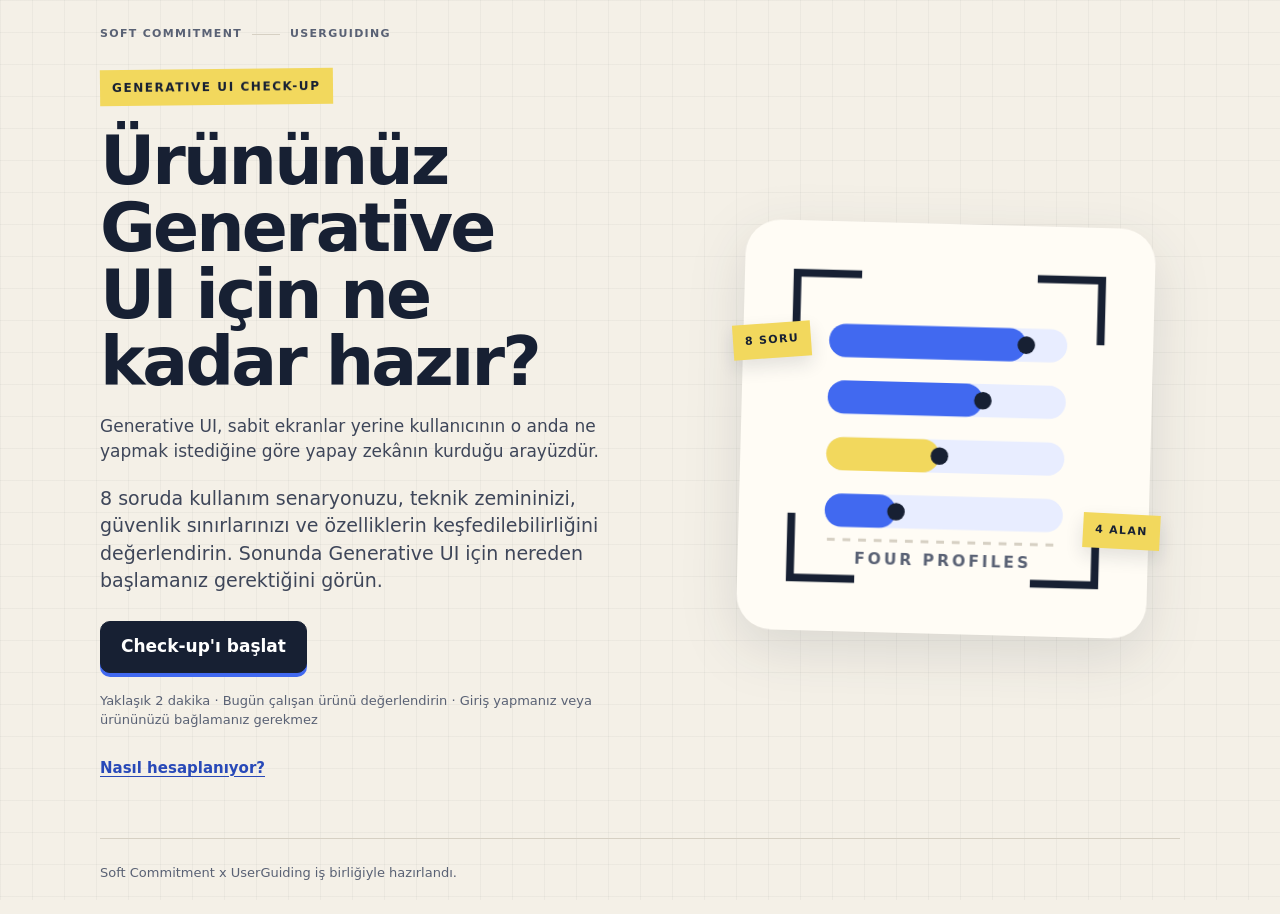
<file: index.html>
<!doctype html>
<html lang="tr">
<head>
<meta charset="utf-8">
<meta name="viewport" content="width=device-width, initial-scale=1">

<!--
  Content Security Policy for a static host, delivered as a meta element because GitHub
  Pages cannot set response headers.

  It describes exactly what this build loads: its own module scripts, its own stylesheet,
  its own SVG assets, and nothing else. Canvas export needs no network allowance: the PNG becomes
  a data URL rendered into the hand-off window, which `img-src data:` already covers, or a file
  handed to the OS share sheet. Opening the LinkedIn composer is a user-initiated navigation,
  which CSP does not govern.

  Downloads, corrected 2026-09-14. This paragraph used to end "and nothing is ever downloaded".
  D-010 added a download control to the hand-off window, so that sentence would have shipped
  false the moment the control did; it is withdrawn rather than qualified, because it was an
  absolute claim and the qualified version is a different sentence. What is true now: the
  control saves the same data URL the card is rendered from, and only when the user presses it.
  Nothing downloads on its own, which is what PRODUCT-SPEC.md has always prohibited — it rules
  out an *automatic* download, and always did, so D-010 did not need it relaxed.

  No directive was added for the download, and that is a measurement rather than an inference
  about which directives govern navigations. The popup inherits this policy; activating the
  control there fires the download and emits no securitypolicyviolation event. The evidence is
  an executed browser assertion, not this comment: see "downloads under the shipped CSP without
  provoking a violation" in tests/smoke.spec.js. True of Playwright's pinned Chromium, which is
  the only browser this suite runs.

  frame-ancestors and report-uri are deliberately absent: a meta-delivered policy ignores
  them, and including them only produces console warnings. The host should send those two
  as real headers.

  GA4, activated in Phase 17. Four origins were added and no more:
    script-src  + https://www.googletagmanager.com         the tag itself
    connect-src + https://www.google-analytics.com
                  https://region1.google-analytics.com     where gtag.js posts collect
                  https://region1.analytics.google.com     the second collection family

  The fourth is not optional and not an oversight: current tag-platform CSP guidance names both
  the google-analytics.com and analytics.google.com collection families, and a regional property
  uses both. The Phase 17 contract criterion says "exactly three analytics sources" and was
  written before that was measured. **The shipped policy is right and the criterion is stale;
  ratifying the amendment is Mert's, tracked as O-034.** This comment said "three sources" while
  four shipped, which is the contradiction a future maintainer would have edited against.

  The planning note this replaces also listed `https://snap.licdn.com` under script-src and
  `https://px.ads.linkedin.com` under img-src. **Both are deliberately absent.** They are the
  LinkedIn Insight Tag, which is out of scope: `linkedInPartnerId` is still empty, `stage()`
  is inert, and a CSP that permits a vendor the page never loads is a standing invitation to
  load it without a decision. The img-src entry for google-analytics.com is not added either;
  gtag.js posts to the collect endpoint over connect-src, and this build provokes no img-src
  violation. That is an executed assertion, not an expectation: see "fires no CSP violation
  during a complete instrumented run" in tests/smoke.spec.js.

  There is no inline script anywhere in this file, and `script-src` carries neither
  'unsafe-inline' nor a nonce — a meta-delivered policy cannot supply one. Google's published
  bootstrap snippet is inline and would be blocked, so the bootstrap is a same-origin module,
  ./js/ga4-bootstrap.js, which injects the vendor tag itself.
-->
<meta http-equiv="Content-Security-Policy" content="default-src 'none'; script-src 'self' https://www.googletagmanager.com; style-src 'self'; img-src 'self' data:; font-src 'self'; connect-src https://www.google-analytics.com https://region1.google-analytics.com https://analytics.google.com https://region1.analytics.google.com https://www.google.com; base-uri 'none'; form-action 'none'">

<title>Generative UI Check-up | Soft Commitment x UserGuiding</title>
<meta name="description" content="8 soruda ürününüzün Generative UI için kullanım senaryosunu, teknik zeminini, güvenlik sınırlarını ve keşfedilebilirliğini değerlendirin.">
<link rel="canonical" href="https://games.userguiding.com/generative-ui-checkup/">
<!-- The three language versions of this page, declared so search engines serve the right
     one instead of treating them as competing duplicates. Turkish is the original and sits
     at the root; x-default points at English as the fallback for unmatched languages. -->
<link rel="alternate" hreflang="tr" href="https://games.userguiding.com/generative-ui-checkup/">
<link rel="alternate" hreflang="en" href="https://games.userguiding.com/generative-ui-checkup/en/">
<link rel="alternate" hreflang="pt-BR" href="https://games.userguiding.com/generative-ui-checkup/pt-br/">
<link rel="alternate" hreflang="x-default" href="https://games.userguiding.com/generative-ui-checkup/en/">

<!-- Relative so the page works from the project subpath and from a local server. -->
<link rel="icon" type="image/svg+xml" href="./assets/favicon.svg">

<meta property="og:type" content="website">
<meta property="og:site_name" content="Soft Commitment x UserGuiding">
<meta property="og:locale" content="tr_TR">
<meta property="og:url" content="https://games.userguiding.com/generative-ui-checkup/">
<meta property="og:title" content="Ürününüz Generative UI için ne kadar hazır?">
<meta property="og:description" content="8 soru. Dört hazırlık alanı. Size özel ilk pilot planı.">
<!-- Absolute by requirement: crawlers do not resolve relative OG images. -->
<meta property="og:image" content="https://games.userguiding.com/generative-ui-checkup/assets/og-image.png">
<meta property="og:image:width" content="1200">
<meta property="og:image:height" content="630">
<meta property="og:image:alt" content="Ürününüz Generative UI için ne kadar hazır?">

<meta name="twitter:card" content="summary_large_image">
<meta name="twitter:title" content="Ürününüz Generative UI için ne kadar hazır?">
<meta name="twitter:description" content="8 soru. Dört hazırlık alanı. Size özel ilk pilot planı.">
<meta name="twitter:image" content="https://games.userguiding.com/generative-ui-checkup/assets/og-image.png">
<meta name="twitter:image:alt" content="Ürününüz Generative UI için ne kadar hazır?">

<link rel="stylesheet" href="./css/app.css">
</head>
<body>

<div class="shell">

  <header class="masthead">
    <p class="lockup" id="masthead-brand"><span class="lockup__part" lang="en">Soft Commitment</span><span class="visually-hidden"> x </span><i class="lockup__rule" aria-hidden="true"></i><span class="lockup__part" lang="en">UserGuiding</span></p>
  </header>

  <main class="main" id="main">

    <!-- ============================================================ landing -->
    <section class="screen" id="screen-landing" aria-labelledby="landing-heading">
      <div class="landing__copy">
        <p class="eyebrow">GENERATIVE UI CHECK-UP</p>
        <h1 class="display" id="landing-heading" tabindex="-1">Ürününüz Generative UI için ne kadar hazır?</h1>
        <!--
          The term is in the eyebrow and the headline before anything explains it, so this sits
          above the lede rather than below it. It is deliberately not .lede: the landing parity
          assertion locates `#screen-landing .lede` un-narrowed and a second one breaks it.
        -->
        <p class="definition" id="landing-definition">Generative UI, sabit ekranlar yerine kullanıcının o anda ne yapmak istediğine göre yapay zekânın kurduğu arayüzdür.</p>
        <p class="lede">8 soruda kullanım senaryonuzu, teknik zemininizi, güvenlik sınırlarınızı ve özelliklerin keşfedilebilirliğini değerlendirin. Sonunda Generative UI için nereden başlamanız gerektiğini görün.</p>
        <p class="actions">
          <button class="button button--primary" type="button" data-action="start">Check-up'ı başlat</button>
        </p>
        <p class="meta">Yaklaşık 2 dakika · Bugün çalışan ürünü değerlendirin · Giriş yapmanız veya ürününüzü bağlamanız gerekmez</p>
        <p class="actions actions--quiet">
          <button class="link" type="button" data-action="methodology" data-source="landing">Nasıl hesaplanıyor?</button>
        </p>
      </div>
      <div class="cover" aria-hidden="true">
        <img class="cover__mark" src="./assets/checkup-mark.svg" alt="" width="420" height="420">
        <span class="note note--one">8 SORU</span>
        <span class="note note--two">4 ALAN</span>
      </div>
    </section>

    <!-- ======================================================= instructions -->
    <section class="screen" id="screen-instructions" aria-labelledby="instructions-heading" hidden>
      <h1 class="title" id="instructions-heading" tabindex="-1">Önce değerlendireceğiniz görevi seçin</h1>
      <p class="lede">Ürününüzde kullanıcıların sık yaptığı ve sonucu önemli olan tek bir görevi seçin. Sonraki sekiz soruda ürününüzün bu görevi bugün nasıl desteklediğini değerlendireceğiz.</p>

      <div class="taskpick">
        <p class="taskpick__grouplabel" id="task-presets-label">Hazır örnekler</p>
        <div class="taskpick__presets" id="task-presets" role="group" aria-labelledby="task-presets-label"></div>

        <label class="taskpick__label" for="task-input">Değerlendirilecek görev</label>
        <input class="taskpick__input"
               id="task-input"
               type="text"
               inputmode="text"
               autocomplete="off"
               autocapitalize="sentences"
               spellcheck="false"
               maxlength="200"
               placeholder="Örnek: Yeni kullanıcının ilk projesini oluşturması"
               aria-describedby="task-helper task-counter">
        <div class="taskpick__meta">
          <p class="taskpick__helper" id="task-helper">Kısa ve genel yazın; müşteri veya şirket adı eklemeyin.</p>
          <p class="taskpick__counter" id="task-counter">0/80</p>
        </div>
        <p class="formerror" id="task-error" role="alert" hidden></p>
      </div>

      <h2 class="subtitle" id="instructions-scoring">Planları değil, bugünkü ürünü değerlendirin.</h2>
      <p class="lede">Roadmap'teki planları veya “istersek yaparız” dediğiniz işleri hesaba katmayın. İki seçenek arasında kalırsanız kanıtlayabildiğiniz daha düşük seçeneği işaretleyin.</p>

      <p class="actions">
        <button class="button button--primary" type="button" data-action="begin" disabled>Check-up'a başla</button>
      </p>
    </section>

    <!-- =========================================================== question -->
    <section class="screen" id="screen-question" aria-labelledby="question-heading" hidden>

      <div class="stepper"
           id="progress-track"
           role="progressbar"
           aria-labelledby="progress-count"
           aria-valuemin="1"
           aria-valuemax="8"
           aria-valuenow="1">
        <span>1</span><span>2</span><span>3</span><span>4</span><span>5</span><span>6</span><span>7</span><span>8</span>
      </div>
      <div class="progress">
        <p class="progress__count" id="progress-count">Soru 1 / 8</p>
        <p class="progress__dimension" id="progress-dimension"></p>
      </div>

      <dl class="taskcontext" id="question-task">
        <dt class="taskcontext__label">Değerlendirilen görev</dt>
        <dd class="taskcontext__value" id="question-task-value"></dd>
      </dl>

      <form class="qform" id="question-form" novalidate>
        <fieldset class="qform__fieldset">
          <legend class="qform__legend">
            <h1 class="title" id="question-heading" tabindex="-1"></h1>
          </legend>
          <div class="choices" id="question-choices"></div>
        </fieldset>

        <details class="help" id="question-help" hidden>
          <summary class="help__summary" id="question-help-summary"></summary>
          <p class="help__body" id="question-help-body"></p>
        </details>

        <p class="formerror" id="question-error" role="alert" hidden></p>

        <div class="qform__actions">
          <button class="button button--quiet" type="button" data-action="back" id="question-back">Geri</button>
          <button class="button button--primary" type="submit" id="question-next" disabled>Devam</button>
        </div>
      </form>

    </section>

    <!-- ============================================================= result -->
    <section class="screen" id="screen-result" aria-labelledby="result-heading" hidden>

      <p class="eyebrow">SONUCUNUZ</p>
      <dl class="taskcontext" id="result-task">
        <dt class="taskcontext__label">Değerlendirilen görev</dt>
        <dd class="taskcontext__value" id="result-task-value"></dd>
      </dl>
      <h1 class="display display--result" id="result-heading" tabindex="-1"></h1>
      <p class="lede" id="result-summary"></p>

      <section class="block" aria-labelledby="profiles-heading">
        <h2 class="block__title" id="profiles-heading">Generative UI hazırlık profiliniz</h2>
        <ul class="profiles" id="result-profiles"></ul>
      </section>

      <section class="block" aria-labelledby="strength-heading">
        <h2 class="block__title" id="strength-heading">Bugünkü güçlü temeliniz</h2>
        <p class="block__body" id="result-strength"></p>
      </section>

      <section class="block" aria-labelledby="gaps-heading">
        <h2 class="block__title" id="gaps-heading">Pilotta güvence altına almanız gereken iki alan</h2>
        <ol class="gaps" id="result-gaps"></ol>
      </section>

      <section class="block" aria-labelledby="experiment-heading">
        <h2 class="block__title" id="experiment-heading">Önerilen ilk Generative UI pilotu</h2>
        <p class="block__body block__body--scope" id="result-pilot-scope"></p>
        <p class="block__body" id="result-experiment"></p>
      </section>

      <div class="share" id="result-share-mount">
        <div class="share__actions">
          <button class="button button--primary" type="button" data-action="share-open" id="share-open">Sonucumu paylaş<span class="button__glyph" aria-hidden="true">↗</span></button>
        </div>
      </div>

      <p class="actions actions--quiet">
        <button class="link" type="button" data-action="methodology" data-source="result">Metodolojiyi gör</button>
        <button class="link" type="button" data-action="restart">Yeniden başla</button>
      </p>

      <aside class="partners" aria-labelledby="partners-heading">
        <h2 class="block__title" id="partners-heading">Hazırlayanlar</h2>
        <div class="partners__grid">
          <a class="partner" href="https://www.softcommitment.com/?utm_source=generative_ui_checkup" target="_blank" rel="noopener" data-action="partner" data-destination="soft_commitment">
            <strong class="partner__wordmark" lang="en">Soft Commitment</strong>
            <span>AI, startup'lar ve yeni ekonomi üzerine iki haftada bir yayımlanan bağımsız bülten.</span>
          </a>
          <a class="partner" href="https://userguiding.com/?utm_source=generative_ui_checkup" target="_blank" rel="noopener" data-action="partner" data-destination="userguiding">
            <strong class="partner__wordmark partner__wordmark--ug" lang="en">UserGuiding</strong>
            <span>Ürün ekiplerinin kod yazmadan onboarding ve ürün içi deneyimler oluşturmasını sağlayan product adoption platformu.</span>
          </a>
        </div>
      </aside>

    </section>

  </main>

  <footer class="colophon">
    <p>Soft Commitment x UserGuiding iş birliğiyle hazırlandı.</p>
  </footer>

</div>

<dialog class="methodology" id="methodology" aria-labelledby="methodology-heading">
  <div class="methodology__inner">
    <h2 class="methodology__title" id="methodology-heading" tabindex="-1">Bu sonuç nasıl hesaplanıyor?</h2>
    <p>Sekiz soru, Generative UI hazırlığının dört ayrı alanını ölçer: kullanım senaryosu, teknik hazırlık, kontrol ve güvenlik, keşfedilebilirlik. Her alan 0 ile 6 arasında ayrı değerlendirilir. Güçlü bir alan başka bir alandaki açığı kapatmaz; bu yüzden tek bir toplam puan göstermiyoruz.</p>
    <p>Sonuç türünüz, dört alandaki eşiklerin belirli bir sırayla değerlendirilmesiyle oluşur. Ardından en güçlü yanıtınız bugünkü temelinizi belirler. En düşük iki yanıtınız, tam eşitlik halinde ise en yüksek riskli iki alan, pilot sırasında öncelikle güvence altına almanız gereken kontrolleri belirler.</p>
    <p>Sorular Soft Commitment ve UserGuiding tarafından bu çalışma için yazıldı. Sonuç, sektör karşılaştırması veya otomatik bir ürün incelemesi değildir; ekibinizin Generative UI hazırlığını aynı başlıklar altında konuşabilmesi için tasarlanmış bir öz değerlendirmedir.</p>
    <p>Sonuç yalnızca seçtiğiniz sekiz cevaptan hesaplanır. Ürün bağlantısı, kod analizi veya müşteri verisi kullanılmaz.</p>
    <p class="actions">
      <button class="button button--primary" type="button" data-action="methodology-close">Kapat</button>
    </p>
  </div>
</dialog>

<dialog class="shareprep" id="share-dialog" aria-labelledby="share-dialog-heading">
  <div class="shareprep__inner">
    <div class="shareprep__copy">
      <p class="eyebrow">LINKEDIN PAYLAŞIMI</p>
      <h2 class="shareprep__title" id="share-dialog-heading" tabindex="-1">LinkedIn paylaşımınızı hazırlayın</h2>
      <!--
        Empty, and filled from UI_COPY.draftIntro / UI_COPY.draftLabel at boot. The hand-off
        window carries an editable draft too and is built from JS, so authoring these two here
        as literals would put a second copy of each outside the labelled-value parity test —
        the Phase 13 defect, which let a note drift into claiming LinkedIn opens.
      -->
      <p class="shareprep__intro" id="share-intro"></p>
      <label class="shareprep__label" for="share-draft" id="share-draft-label"></label>
      <textarea class="shareprep__draft" id="share-draft" rows="10"></textarea>
      <p class="shareprep__note" id="share-note"></p>
      <p class="shareprep__status" id="share-dialog-status" role="status"></p>
      <div class="shareprep__actions">
        <button class="button button--primary" type="button" data-action="share-confirm" id="share-confirm" data-state="preparing" disabled></button>
        <button class="button button--quiet" type="button" data-action="share-open-linkedin" id="share-open-linkedin" hidden></button>
        <button class="link" type="button" data-action="share-close">Kapat</button>
      </div>
    </div>
    <div class="shareprep__preview" id="share-preview" aria-label="Sonuç karnesi önizlemesi"></div>
  </div>
</dialog>

<!--
  Both modules, so both are deferred and neither blocks the first paint. The bootstrap
  queues its commands on window.dataLayer, which the vendor tag drains whenever it arrives,
  so the order of these two relative to the injected tag does not matter. Every measured
  event follows a user action, long after both have run.
-->
<script type="module" src="./js/ga4-bootstrap.js"></script>
<script type="module" src="./js/app.js"></script>
</body>
</html>
</file>
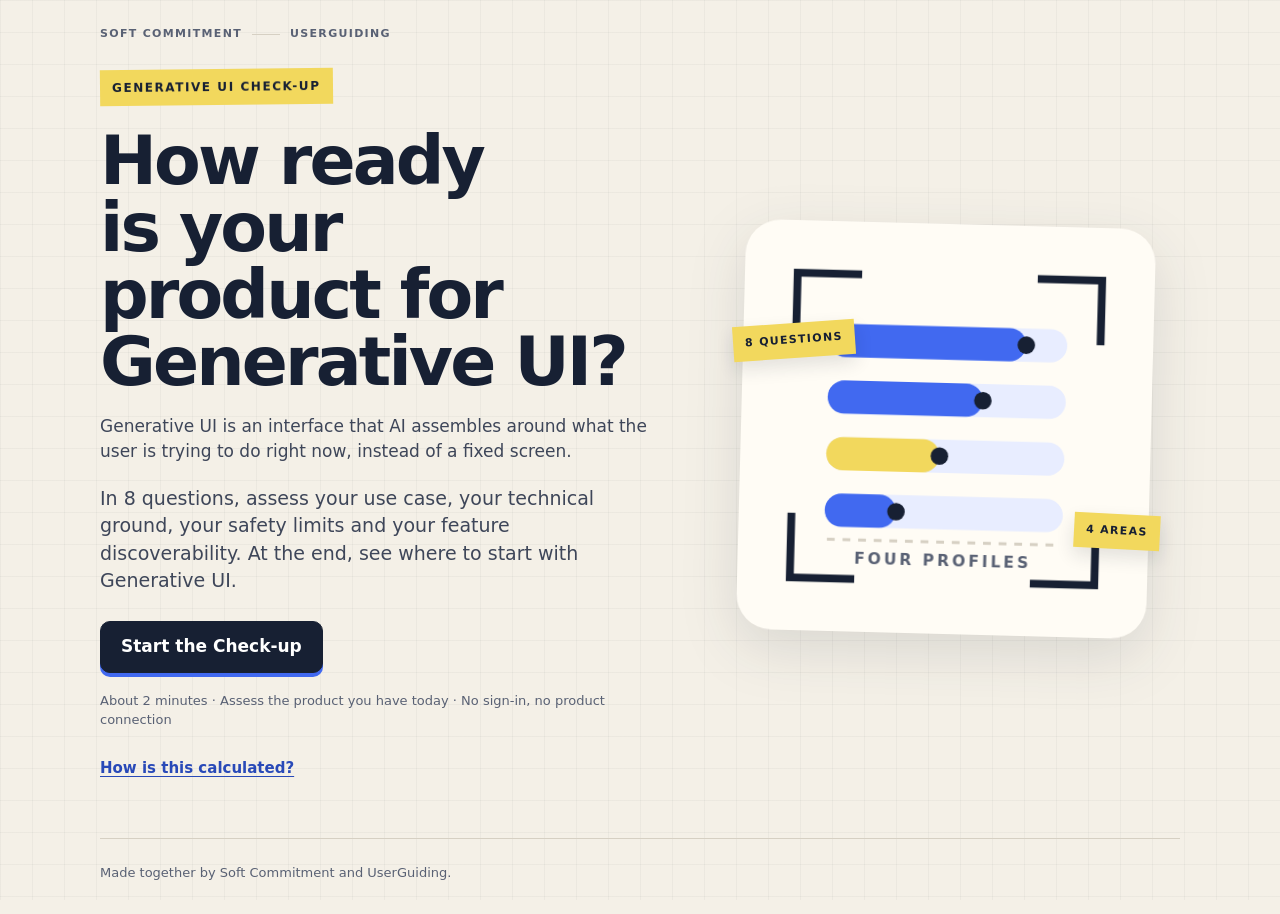
<file: en/index.html>
<!doctype html>
<html lang="en">
<head>
<meta charset="utf-8">
<meta name="viewport" content="width=device-width, initial-scale=1">

<!--
  Content Security Policy for a static host, delivered as a meta element because GitHub
  Pages cannot set response headers.

  It describes exactly what this build loads: its own module scripts, its own stylesheet,
  its own SVG assets, and nothing else. Canvas export needs no network allowance: the PNG becomes
  a data URL rendered into the hand-off window, which `img-src data:` already covers, or a file
  handed to the OS share sheet. Opening the LinkedIn composer is a user-initiated navigation,
  which CSP does not govern.

  Downloads, corrected 2026-09-14. This paragraph used to end "and nothing is ever downloaded".
  D-010 added a download control to the hand-off window, so that sentence would have shipped
  false the moment the control did; it is withdrawn rather than qualified, because it was an
  absolute claim and the qualified version is a different sentence. What is true now: the
  control saves the same data URL the card is rendered from, and only when the user presses it.
  Nothing downloads on its own, which is what PRODUCT-SPEC.md has always prohibited: it rules
  out an *automatic* download, and always did, so D-010 did not need it relaxed.

  No directive was added for the download, and that is a measurement rather than an inference
  about which directives govern navigations. The popup inherits this policy; activating the
  control there fires the download and emits no securitypolicyviolation event. The evidence is
  an executed browser assertion, not this comment: see "downloads under the shipped CSP without
  provoking a violation" in tests/smoke.spec.js. True of Playwright's pinned Chromium, which is
  the only browser this suite runs.

  frame-ancestors and report-uri are deliberately absent: a meta-delivered policy ignores
  them, and including them only produces console warnings. The host should send those two
  as real headers.

  GA4, activated in Phase 17. Four origins were added and no more:
    script-src  + https://www.googletagmanager.com         the tag itself
    connect-src + https://www.google-analytics.com
                  https://region1.google-analytics.com     where gtag.js posts collect
                  https://region1.analytics.google.com     the second collection family

  The fourth is not optional and not an oversight: current tag-platform CSP guidance names both
  the google-analytics.com and analytics.google.com collection families, and a regional property
  uses both. The Phase 17 contract criterion says "exactly three analytics sources" and was
  written before that was measured. **The shipped policy is right and the criterion is stale;
  ratifying the amendment is Mert's, tracked as O-034.** This comment said "three sources" while
  four shipped, which is the contradiction a future maintainer would have edited against.

  The planning note this replaces also listed `https://snap.licdn.com` under script-src and
  `https://px.ads.linkedin.com` under img-src. **Both are deliberately absent.** They are the
  LinkedIn Insight Tag, which is out of scope: `linkedInPartnerId` is still empty, `stage()`
  is inert, and a CSP that permits a vendor the page never loads is a standing invitation to
  load it without a decision. The img-src entry for google-analytics.com is not added either;
  gtag.js posts to the collect endpoint over connect-src, and this build provokes no img-src
  violation. That is an executed assertion, not an expectation: see "fires no CSP violation
  during a complete instrumented run" in tests/smoke.spec.js.

  There is no inline script anywhere in this file, and `script-src` carries neither
  'unsafe-inline' nor a nonce, because a meta-delivered policy cannot supply one. Google's
  published bootstrap snippet is inline and would be blocked, so the bootstrap is a same-origin
  module, ./js/ga4-bootstrap.js, which injects the vendor tag itself.
-->
<meta http-equiv="Content-Security-Policy" content="default-src 'none'; script-src 'self' https://www.googletagmanager.com; style-src 'self'; img-src 'self' data:; font-src 'self'; connect-src https://www.google-analytics.com https://region1.google-analytics.com https://analytics.google.com https://region1.analytics.google.com https://www.google.com; base-uri 'none'; form-action 'none'">

<title>Generative UI Check-up | Soft Commitment x UserGuiding</title>
<meta name="description" content="Assess your product's Generative UI use case, technical ground, safety limits and feature discoverability in 8 questions.">
<link rel="canonical" href="https://games.userguiding.com/generative-ui-checkup/en/">
<!-- The three language versions of this page, declared so search engines serve the right
     one instead of treating them as competing duplicates. Turkish is the original and sits
     at the root; x-default points at English as the fallback for unmatched languages. -->
<link rel="alternate" hreflang="tr" href="https://games.userguiding.com/generative-ui-checkup/">
<link rel="alternate" hreflang="en" href="https://games.userguiding.com/generative-ui-checkup/en/">
<link rel="alternate" hreflang="pt-BR" href="https://games.userguiding.com/generative-ui-checkup/pt-br/">
<link rel="alternate" hreflang="x-default" href="https://games.userguiding.com/generative-ui-checkup/en/">

<!-- Relative so the page works from the project subpath and from a local server. -->
<link rel="icon" type="image/svg+xml" href="./assets/favicon.svg">

<meta property="og:type" content="website">
<meta property="og:site_name" content="Soft Commitment x UserGuiding">
<meta property="og:locale" content="en_US">
<meta property="og:url" content="https://games.userguiding.com/generative-ui-checkup/en/">
<meta property="og:title" content="How ready is your product for Generative UI?">
<meta property="og:description" content="8 questions. Four readiness areas. Your own first pilot plan.">
<!-- Absolute by requirement: crawlers do not resolve relative OG images. -->
<meta property="og:image" content="https://games.userguiding.com/generative-ui-checkup/en/assets/og-image.png">
<meta property="og:image:width" content="1200">
<meta property="og:image:height" content="630">
<meta property="og:image:alt" content="How ready is your product for Generative UI?">

<meta name="twitter:card" content="summary_large_image">
<meta name="twitter:title" content="How ready is your product for Generative UI?">
<meta name="twitter:description" content="8 questions. Four readiness areas. Your own first pilot plan.">
<meta name="twitter:image" content="https://games.userguiding.com/generative-ui-checkup/en/assets/og-image.png">
<meta name="twitter:image:alt" content="How ready is your product for Generative UI?">

<link rel="stylesheet" href="./css/app.css">
</head>
<body>

<div class="shell">

  <header class="masthead">
    <p class="lockup" id="masthead-brand"><span class="lockup__part" lang="en">Soft Commitment</span><span class="visually-hidden"> x </span><i class="lockup__rule" aria-hidden="true"></i><span class="lockup__part" lang="en">UserGuiding</span></p>
  </header>

  <main class="main" id="main">

    <!-- ============================================================ landing -->
    <section class="screen" id="screen-landing" aria-labelledby="landing-heading">
      <div class="landing__copy">
        <p class="eyebrow">GENERATIVE UI CHECK-UP</p>
        <h1 class="display" id="landing-heading" tabindex="-1">How ready is your product for Generative UI?</h1>
        <!--
          The term is in the eyebrow and the headline before anything explains it, so this sits
          above the lede rather than below it. It is deliberately not .lede: the landing parity
          assertion locates `#screen-landing .lede` un-narrowed and a second one breaks it.
        -->
        <p class="definition" id="landing-definition">Generative UI is an interface that AI assembles around what the user is trying to do right now, instead of a fixed screen.</p>
        <p class="lede">In 8 questions, assess your use case, your technical ground, your safety limits and your feature discoverability. At the end, see where to start with Generative UI.</p>
        <p class="actions">
          <button class="button button--primary" type="button" data-action="start">Start the Check-up</button>
        </p>
        <p class="meta">About 2 minutes · Assess the product you have today · No sign-in, no product connection</p>
        <p class="actions actions--quiet">
          <button class="link" type="button" data-action="methodology" data-source="landing">How is this calculated?</button>
        </p>
      </div>
      <div class="cover" aria-hidden="true">
        <img class="cover__mark" src="./assets/checkup-mark.svg" alt="" width="420" height="420">
        <span class="note note--one">8 QUESTIONS</span>
        <span class="note note--two">4 AREAS</span>
      </div>
    </section>

    <!-- ======================================================= instructions -->
    <section class="screen" id="screen-instructions" aria-labelledby="instructions-heading" hidden>
      <h1 class="title" id="instructions-heading" tabindex="-1">First, pick the task you want to assess</h1>
      <p class="lede">Pick one task your users do often and whose outcome matters. The next eight questions look at how your product supports that task today.</p>

      <div class="taskpick">
        <p class="taskpick__grouplabel" id="task-presets-label">Ready-made examples</p>
        <div class="taskpick__presets" id="task-presets" role="group" aria-labelledby="task-presets-label"></div>

        <label class="taskpick__label" for="task-input">Task to assess</label>
        <input class="taskpick__input"
               id="task-input"
               type="text"
               inputmode="text"
               autocomplete="off"
               autocapitalize="sentences"
               spellcheck="false"
               maxlength="200"
               placeholder="Example: a new user creating their first project"
               aria-describedby="task-helper task-counter">
        <div class="taskpick__meta">
          <p class="taskpick__helper" id="task-helper">Keep it short and generic; do not include a customer or company name.</p>
          <p class="taskpick__counter" id="task-counter">0/80</p>
        </div>
        <p class="formerror" id="task-error" role="alert" hidden></p>
      </div>

      <h2 class="subtitle" id="instructions-scoring">Assess the product you have today, not the plans.</h2>
      <p class="lede">Leave out what sits on the roadmap and anything you would describe as “we could build it if we wanted to”. If you are torn between two options, pick the lower one you can prove.</p>

      <p class="actions">
        <button class="button button--primary" type="button" data-action="begin" disabled>Start the questions</button>
      </p>
    </section>

    <!-- =========================================================== question -->
    <section class="screen" id="screen-question" aria-labelledby="question-heading" hidden>

      <div class="stepper"
           id="progress-track"
           role="progressbar"
           aria-labelledby="progress-count"
           aria-valuemin="1"
           aria-valuemax="8"
           aria-valuenow="1">
        <span>1</span><span>2</span><span>3</span><span>4</span><span>5</span><span>6</span><span>7</span><span>8</span>
      </div>
      <div class="progress">
        <p class="progress__count" id="progress-count">Question 1 / 8</p>
        <p class="progress__dimension" id="progress-dimension"></p>
      </div>

      <dl class="taskcontext" id="question-task">
        <dt class="taskcontext__label">Assessed task</dt>
        <dd class="taskcontext__value" id="question-task-value"></dd>
      </dl>

      <form class="qform" id="question-form" novalidate>
        <fieldset class="qform__fieldset">
          <legend class="qform__legend">
            <h1 class="title" id="question-heading" tabindex="-1"></h1>
          </legend>
          <div class="choices" id="question-choices"></div>
        </fieldset>

        <details class="help" id="question-help" hidden>
          <summary class="help__summary" id="question-help-summary"></summary>
          <p class="help__body" id="question-help-body"></p>
        </details>

        <p class="formerror" id="question-error" role="alert" hidden></p>

        <div class="qform__actions">
          <button class="button button--quiet" type="button" data-action="back" id="question-back">Back</button>
          <button class="button button--primary" type="submit" id="question-next" disabled>Continue</button>
        </div>
      </form>

    </section>

    <!-- ============================================================= result -->
    <section class="screen" id="screen-result" aria-labelledby="result-heading" hidden>

      <p class="eyebrow">YOUR RESULT</p>
      <dl class="taskcontext" id="result-task">
        <dt class="taskcontext__label">Assessed task</dt>
        <dd class="taskcontext__value" id="result-task-value"></dd>
      </dl>
      <h1 class="display display--result" id="result-heading" tabindex="-1"></h1>
      <p class="lede" id="result-summary"></p>

      <section class="block" aria-labelledby="profiles-heading">
        <h2 class="block__title" id="profiles-heading">Your Generative UI readiness profile</h2>
        <ul class="profiles" id="result-profiles"></ul>
      </section>

      <section class="block" aria-labelledby="strength-heading">
        <h2 class="block__title" id="strength-heading">The strong ground you have today</h2>
        <p class="block__body" id="result-strength"></p>
      </section>

      <section class="block" aria-labelledby="gaps-heading">
        <h2 class="block__title" id="gaps-heading">Two areas to secure during the pilot</h2>
        <ol class="gaps" id="result-gaps"></ol>
      </section>

      <section class="block" aria-labelledby="experiment-heading">
        <h2 class="block__title" id="experiment-heading">Suggested first Generative UI pilot</h2>
        <p class="block__body block__body--scope" id="result-pilot-scope"></p>
        <p class="block__body" id="result-experiment"></p>
      </section>

      <div class="share" id="result-share-mount">
        <div class="share__actions">
          <button class="button button--primary" type="button" data-action="share-open" id="share-open">Share my result<span class="button__glyph" aria-hidden="true">↗</span></button>
        </div>
      </div>

      <p class="actions actions--quiet">
        <button class="link" type="button" data-action="methodology" data-source="result">See the methodology</button>
        <button class="link" type="button" data-action="restart">Start over</button>
      </p>

      <aside class="partners" aria-labelledby="partners-heading">
        <h2 class="block__title" id="partners-heading">Made by</h2>
        <div class="partners__grid">
          <a class="partner" href="https://www.softcommitment.com/?utm_source=generative_ui_checkup" target="_blank" rel="noopener" data-action="partner" data-destination="soft_commitment">
            <strong class="partner__wordmark" lang="en">Soft Commitment</strong>
            <span>An independent newsletter on AI, startups and the new economy, published every two weeks.</span>
          </a>
          <a class="partner" href="https://userguiding.com/?utm_source=generative_ui_checkup" target="_blank" rel="noopener" data-action="partner" data-destination="userguiding">
            <strong class="partner__wordmark partner__wordmark--ug" lang="en">UserGuiding</strong>
            <span>A product adoption platform that lets product teams build onboarding and in-app experiences without writing code.</span>
          </a>
        </div>
      </aside>

    </section>

  </main>

  <footer class="colophon">
    <p>Made together by Soft Commitment and UserGuiding.</p>
  </footer>

</div>

<dialog class="methodology" id="methodology" aria-labelledby="methodology-heading">
  <div class="methodology__inner">
    <h2 class="methodology__title" id="methodology-heading" tabindex="-1">How is this result calculated?</h2>
    <p>The eight questions measure four separate areas of Generative UI readiness: use case fit, technical readiness, control and safety, discoverability. Each area is scored on its own from 0 to 6. A strong area does not make up for a gap in another one, which is why we do not show a single total score.</p>
    <p>Your result type comes from checking each area against its thresholds, in a fixed order. Your strongest answer then defines the foundation you have today. Your two lowest answers, or on an exact tie the two highest-risk areas, set the controls to lock in first during the pilot.</p>
    <p>Soft Commitment and UserGuiding wrote the questions for this project. The result is not an industry benchmark and not an automated product review. It is a self-assessment, built so your team can talk about Generative UI readiness under the same headings.</p>
    <p>The result is calculated from the eight answers you pick and nothing else. No product connection, no code analysis, no customer data.</p>
    <p class="actions">
      <button class="button button--primary" type="button" data-action="methodology-close">Close</button>
    </p>
  </div>
</dialog>

<dialog class="shareprep" id="share-dialog" aria-labelledby="share-dialog-heading">
  <div class="shareprep__inner">
    <div class="shareprep__copy">
      <p class="eyebrow">LINKEDIN POST</p>
      <h2 class="shareprep__title" id="share-dialog-heading" tabindex="-1">Prepare your LinkedIn post</h2>
      <!--
        Empty, and filled from UI_COPY.draftIntro / UI_COPY.draftLabel at boot. The hand-off
        window carries an editable draft too and is built from JS, so authoring these two here
        as literals would put a second copy of each outside the labelled-value parity test:
        the Phase 13 defect, which let a note drift into claiming LinkedIn opens.
      -->
      <p class="shareprep__intro" id="share-intro"></p>
      <label class="shareprep__label" for="share-draft" id="share-draft-label"></label>
      <textarea class="shareprep__draft" id="share-draft" rows="10"></textarea>
      <p class="shareprep__note" id="share-note"></p>
      <p class="shareprep__status" id="share-dialog-status" role="status"></p>
      <div class="shareprep__actions">
        <button class="button button--primary" type="button" data-action="share-confirm" id="share-confirm" data-state="preparing" disabled></button>
        <button class="button button--quiet" type="button" data-action="share-open-linkedin" id="share-open-linkedin" hidden></button>
        <button class="link" type="button" data-action="share-close">Close</button>
      </div>
    </div>
    <div class="shareprep__preview" id="share-preview" aria-label="Result card preview"></div>
  </div>
</dialog>

<!--
  Both modules, so both are deferred and neither blocks the first paint. The bootstrap
  queues its commands on window.dataLayer, which the vendor tag drains whenever it arrives,
  so the order of these two relative to the injected tag does not matter. Every measured
  event follows a user action, long after both have run.
-->
<script type="module" src="./js/ga4-bootstrap.js"></script>
<script type="module" src="./js/app.js"></script>
</body>
</html>
</file>
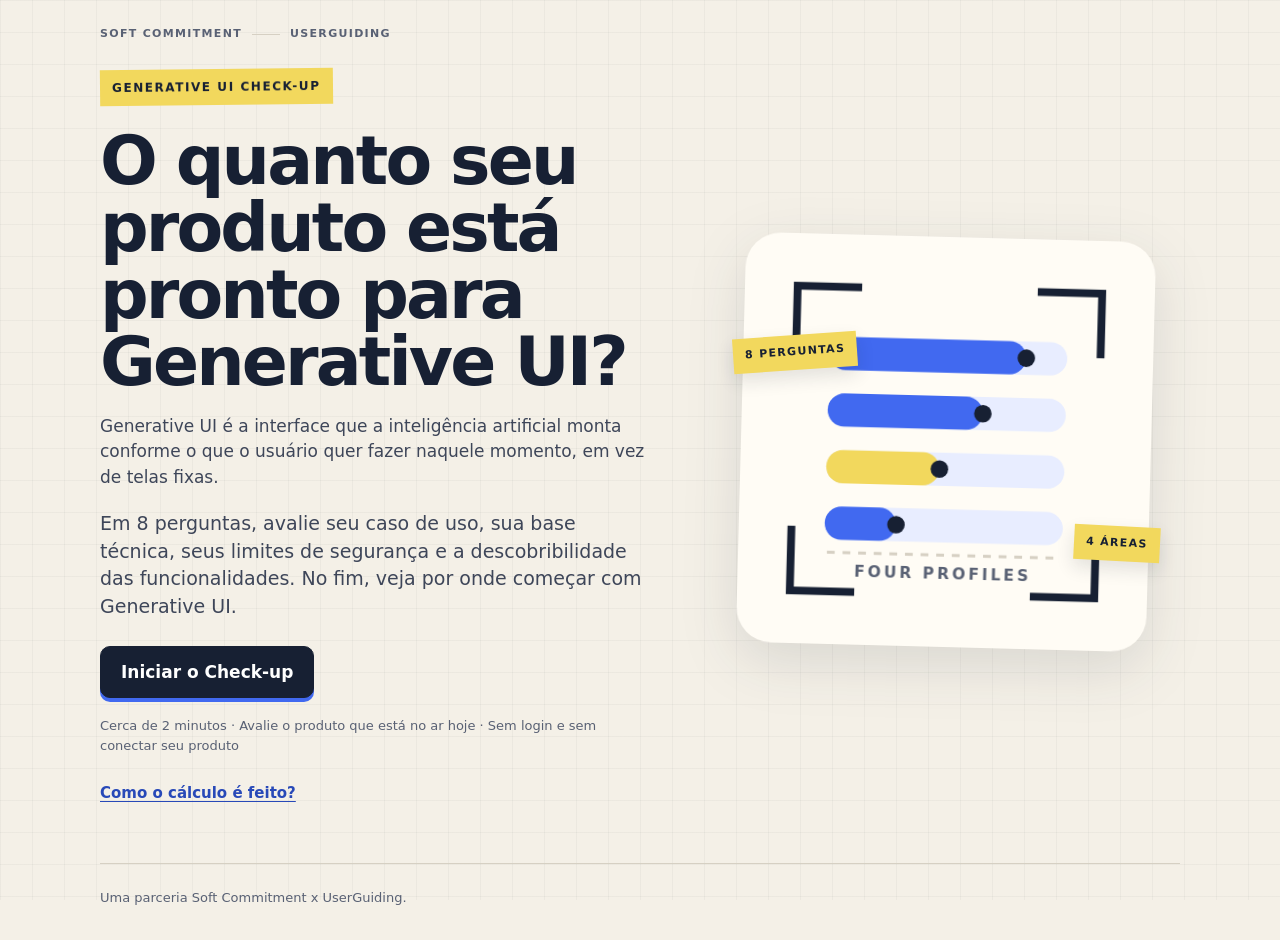
<file: pt-br/index.html>
<!doctype html>
<html lang="pt-BR">
<head>
<meta charset="utf-8">
<meta name="viewport" content="width=device-width, initial-scale=1">

<!--
  Content Security Policy for a static host, delivered as a meta element because GitHub
  Pages cannot set response headers.

  It describes exactly what this build loads: its own module scripts, its own stylesheet,
  its own SVG assets, and nothing else. Canvas export needs no network allowance: the PNG becomes
  a data URL rendered into the hand-off window, which `img-src data:` already covers, or a file
  handed to the OS share sheet. Opening the LinkedIn composer is a user-initiated navigation,
  which CSP does not govern.

  Downloads, corrected 2026-09-14. This paragraph used to end "and nothing is ever downloaded".
  D-010 added a download control to the hand-off window, so that sentence would have shipped
  false the moment the control did; it is withdrawn rather than qualified, because it was an
  absolute claim and the qualified version is a different sentence. What is true now: the
  control saves the same data URL the card is rendered from, and only when the user presses it.
  Nothing downloads on its own, which is what PRODUCT-SPEC.md has always prohibited: it rules
  out an *automatic* download, and always did, so D-010 did not need it relaxed.

  No directive was added for the download, and that is a measurement rather than an inference
  about which directives govern navigations. The popup inherits this policy; activating the
  control there fires the download and emits no securitypolicyviolation event. The evidence is
  an executed browser assertion, not this comment: see "downloads under the shipped CSP without
  provoking a violation" in tests/smoke.spec.js. True of Playwright's pinned Chromium, which is
  the only browser this suite runs.

  frame-ancestors and report-uri are deliberately absent: a meta-delivered policy ignores
  them, and including them only produces console warnings. The host should send those two
  as real headers.

  GA4, activated in Phase 17. Four origins were added and no more:
    script-src  + https://www.googletagmanager.com         the tag itself
    connect-src + https://www.google-analytics.com
                  https://region1.google-analytics.com     where gtag.js posts collect
                  https://region1.analytics.google.com     the second collection family

  The fourth is not optional and not an oversight: current tag-platform CSP guidance names both
  the google-analytics.com and analytics.google.com collection families, and a regional property
  uses both. The Phase 17 contract criterion says "exactly three analytics sources" and was
  written before that was measured. **The shipped policy is right and the criterion is stale;
  ratifying the amendment is Mert's, tracked as O-034.** This comment said "three sources" while
  four shipped, which is the contradiction a future maintainer would have edited against.

  The planning note this replaces also listed `https://snap.licdn.com` under script-src and
  `https://px.ads.linkedin.com` under img-src. **Both are deliberately absent.** They are the
  LinkedIn Insight Tag, which is out of scope: `linkedInPartnerId` is still empty, `stage()`
  is inert, and a CSP that permits a vendor the page never loads is a standing invitation to
  load it without a decision. The img-src entry for google-analytics.com is not added either;
  gtag.js posts to the collect endpoint over connect-src, and this build provokes no img-src
  violation. That is an executed assertion, not an expectation: see "fires no CSP violation
  during a complete instrumented run" in tests/smoke.spec.js.

  There is no inline script anywhere in this file, and `script-src` carries neither
  'unsafe-inline' nor a nonce, and a meta-delivered policy cannot supply one. Google's published
  bootstrap snippet is inline and would be blocked, so the bootstrap is a same-origin module,
  ./js/ga4-bootstrap.js, which injects the vendor tag itself.
-->
<meta http-equiv="Content-Security-Policy" content="default-src 'none'; script-src 'self' https://www.googletagmanager.com; style-src 'self'; img-src 'self' data:; font-src 'self'; connect-src https://www.google-analytics.com https://region1.google-analytics.com https://analytics.google.com https://region1.analytics.google.com https://www.google.com; base-uri 'none'; form-action 'none'">

<title>Generative UI Check-up | Soft Commitment x UserGuiding</title>
<meta name="description" content="Em 8 perguntas, avalie o caso de uso, a base técnica, os limites de segurança e a descobribilidade do seu produto para Generative UI.">
<link rel="canonical" href="https://games.userguiding.com/generative-ui-checkup/pt-br/">
<!-- The three language versions of this page, declared so search engines serve the right
     one instead of treating them as competing duplicates. Turkish is the original and sits
     at the root; x-default points at English as the fallback for unmatched languages. -->
<link rel="alternate" hreflang="tr" href="https://games.userguiding.com/generative-ui-checkup/">
<link rel="alternate" hreflang="en" href="https://games.userguiding.com/generative-ui-checkup/en/">
<link rel="alternate" hreflang="pt-BR" href="https://games.userguiding.com/generative-ui-checkup/pt-br/">
<link rel="alternate" hreflang="x-default" href="https://games.userguiding.com/generative-ui-checkup/en/">

<!-- Relative so the page works from the project subpath and from a local server. -->
<link rel="icon" type="image/svg+xml" href="./assets/favicon.svg">

<meta property="og:type" content="website">
<meta property="og:site_name" content="Soft Commitment x UserGuiding">
<meta property="og:locale" content="pt_BR">
<meta property="og:url" content="https://games.userguiding.com/generative-ui-checkup/pt-br/">
<meta property="og:title" content="O quanto seu produto está pronto para Generative UI?">
<meta property="og:description" content="8 perguntas. Quatro áreas de preparo. Um primeiro plano de piloto feito para você.">
<!-- Absolute by requirement: crawlers do not resolve relative OG images. -->
<meta property="og:image" content="https://games.userguiding.com/generative-ui-checkup/pt-br/assets/og-image.png">
<meta property="og:image:width" content="1200">
<meta property="og:image:height" content="630">
<meta property="og:image:alt" content="O quanto seu produto está pronto para Generative UI?">

<meta name="twitter:card" content="summary_large_image">
<meta name="twitter:title" content="O quanto seu produto está pronto para Generative UI?">
<meta name="twitter:description" content="8 perguntas. Quatro áreas de preparo. Um primeiro plano de piloto feito para você.">
<meta name="twitter:image" content="https://games.userguiding.com/generative-ui-checkup/pt-br/assets/og-image.png">
<meta name="twitter:image:alt" content="O quanto seu produto está pronto para Generative UI?">

<link rel="stylesheet" href="./css/app.css">
</head>
<body>

<div class="shell">

  <header class="masthead">
    <p class="lockup" id="masthead-brand"><span class="lockup__part" lang="en">Soft Commitment</span><span class="visually-hidden"> x </span><i class="lockup__rule" aria-hidden="true"></i><span class="lockup__part" lang="en">UserGuiding</span></p>
  </header>

  <main class="main" id="main">

    <!-- ============================================================ landing -->
    <section class="screen" id="screen-landing" aria-labelledby="landing-heading">
      <div class="landing__copy">
        <p class="eyebrow">GENERATIVE UI CHECK-UP</p>
        <h1 class="display" id="landing-heading" tabindex="-1">O quanto seu produto está pronto para Generative UI?</h1>
        <!--
          The term is in the eyebrow and the headline before anything explains it, so this sits
          above the lede rather than below it. It is deliberately not .lede: the landing parity
          assertion locates `#screen-landing .lede` un-narrowed and a second one breaks it.
        -->
        <p class="definition" id="landing-definition">Generative UI é a interface que a inteligência artificial monta conforme o que o usuário quer fazer naquele momento, em vez de telas fixas.</p>
        <p class="lede">Em 8 perguntas, avalie seu caso de uso, sua base técnica, seus limites de segurança e a descobribilidade das funcionalidades. No fim, veja por onde começar com Generative UI.</p>
        <p class="actions">
          <button class="button button--primary" type="button" data-action="start">Iniciar o Check-up</button>
        </p>
        <p class="meta">Cerca de 2 minutos · Avalie o produto que está no ar hoje · Sem login e sem conectar seu produto</p>
        <p class="actions actions--quiet">
          <button class="link" type="button" data-action="methodology" data-source="landing">Como o cálculo é feito?</button>
        </p>
      </div>
      <div class="cover" aria-hidden="true">
        <img class="cover__mark" src="./assets/checkup-mark.svg" alt="" width="420" height="420">
        <span class="note note--one">8 PERGUNTAS</span>
        <span class="note note--two">4 ÁREAS</span>
      </div>
    </section>

    <!-- ======================================================= instructions -->
    <section class="screen" id="screen-instructions" aria-labelledby="instructions-heading" hidden>
      <h1 class="title" id="instructions-heading" tabindex="-1">Primeiro, escolha a tarefa que você vai avaliar</h1>
      <p class="lede">Escolha uma única tarefa que os usuários fazem com frequência no seu produto e cujo resultado importa. Nas oito perguntas seguintes, vamos avaliar como seu produto apoia essa tarefa hoje.</p>

      <div class="taskpick">
        <p class="taskpick__grouplabel" id="task-presets-label">Exemplos prontos</p>
        <div class="taskpick__presets" id="task-presets" role="group" aria-labelledby="task-presets-label"></div>

        <label class="taskpick__label" for="task-input">Tarefa a avaliar</label>
        <input class="taskpick__input"
               id="task-input"
               type="text"
               inputmode="text"
               autocomplete="off"
               autocapitalize="sentences"
               spellcheck="false"
               maxlength="200"
               placeholder="Exemplo: novo usuário criar o primeiro projeto"
               aria-describedby="task-helper task-counter">
        <div class="taskpick__meta">
          <p class="taskpick__helper" id="task-helper">Escreva de forma curta e genérica; não inclua nome de cliente ou empresa.</p>
          <p class="taskpick__counter" id="task-counter">0/80</p>
        </div>
        <p class="formerror" id="task-error" role="alert" hidden></p>
      </div>

      <h2 class="subtitle" id="instructions-scoring">Avalie o produto de hoje, não os planos.</h2>
      <p class="lede">Não considere o que está no roadmap nem o que vocês chamam de “dá para fazer se a gente quiser”. Se ficar entre duas opções, marque a mais baixa que você consegue comprovar.</p>

      <p class="actions">
        <button class="button button--primary" type="button" data-action="begin" disabled>Começar o Check-up</button>
      </p>
    </section>

    <!-- =========================================================== question -->
    <section class="screen" id="screen-question" aria-labelledby="question-heading" hidden>

      <div class="stepper"
           id="progress-track"
           role="progressbar"
           aria-labelledby="progress-count"
           aria-valuemin="1"
           aria-valuemax="8"
           aria-valuenow="1">
        <span>1</span><span>2</span><span>3</span><span>4</span><span>5</span><span>6</span><span>7</span><span>8</span>
      </div>
      <div class="progress">
        <p class="progress__count" id="progress-count">Pergunta 1 / 8</p>
        <p class="progress__dimension" id="progress-dimension"></p>
      </div>

      <dl class="taskcontext" id="question-task">
        <dt class="taskcontext__label">Tarefa avaliada</dt>
        <dd class="taskcontext__value" id="question-task-value"></dd>
      </dl>

      <form class="qform" id="question-form" novalidate>
        <fieldset class="qform__fieldset">
          <legend class="qform__legend">
            <h1 class="title" id="question-heading" tabindex="-1"></h1>
          </legend>
          <div class="choices" id="question-choices"></div>
        </fieldset>

        <details class="help" id="question-help" hidden>
          <summary class="help__summary" id="question-help-summary"></summary>
          <p class="help__body" id="question-help-body"></p>
        </details>

        <p class="formerror" id="question-error" role="alert" hidden></p>

        <div class="qform__actions">
          <button class="button button--quiet" type="button" data-action="back" id="question-back">Voltar</button>
          <button class="button button--primary" type="submit" id="question-next" disabled>Continuar</button>
        </div>
      </form>

    </section>

    <!-- ============================================================= result -->
    <section class="screen" id="screen-result" aria-labelledby="result-heading" hidden>

      <p class="eyebrow">SEU RESULTADO</p>
      <dl class="taskcontext" id="result-task">
        <dt class="taskcontext__label">Tarefa avaliada</dt>
        <dd class="taskcontext__value" id="result-task-value"></dd>
      </dl>
      <h1 class="display display--result" id="result-heading" tabindex="-1"></h1>
      <p class="lede" id="result-summary"></p>

      <section class="block" aria-labelledby="profiles-heading">
        <h2 class="block__title" id="profiles-heading">Seu perfil de preparo para Generative UI</h2>
        <ul class="profiles" id="result-profiles"></ul>
      </section>

      <section class="block" aria-labelledby="strength-heading">
        <h2 class="block__title" id="strength-heading">Sua base forte hoje</h2>
        <p class="block__body" id="result-strength"></p>
      </section>

      <section class="block" aria-labelledby="gaps-heading">
        <h2 class="block__title" id="gaps-heading">Duas áreas para garantir no piloto</h2>
        <ol class="gaps" id="result-gaps"></ol>
      </section>

      <section class="block" aria-labelledby="experiment-heading">
        <h2 class="block__title" id="experiment-heading">Sugestão de primeiro piloto de Generative UI</h2>
        <p class="block__body block__body--scope" id="result-pilot-scope"></p>
        <p class="block__body" id="result-experiment"></p>
      </section>

      <div class="share" id="result-share-mount">
        <div class="share__actions">
          <button class="button button--primary" type="button" data-action="share-open" id="share-open">Compartilhar meu resultado<span class="button__glyph" aria-hidden="true">↗</span></button>
        </div>
      </div>

      <p class="actions actions--quiet">
        <button class="link" type="button" data-action="methodology" data-source="result">Ver a metodologia</button>
        <button class="link" type="button" data-action="restart">Recomeçar</button>
      </p>

      <aside class="partners" aria-labelledby="partners-heading">
        <h2 class="block__title" id="partners-heading">Quem preparou</h2>
        <div class="partners__grid">
          <a class="partner" href="https://www.softcommitment.com/?utm_source=generative_ui_checkup" target="_blank" rel="noopener" data-action="partner" data-destination="soft_commitment">
            <strong class="partner__wordmark" lang="en">Soft Commitment</strong>
            <span>Newsletter independente sobre AI, startups e a nova economia, publicada a cada duas semanas.</span>
          </a>
          <a class="partner" href="https://userguiding.com/?utm_source=generative_ui_checkup" target="_blank" rel="noopener" data-action="partner" data-destination="userguiding">
            <strong class="partner__wordmark partner__wordmark--ug" lang="en">UserGuiding</strong>
            <span>Plataforma de product adoption que permite a times de produto criar onboarding e experiências in-app sem escrever código.</span>
          </a>
        </div>
      </aside>

    </section>

  </main>

  <footer class="colophon">
    <p>Uma parceria Soft Commitment x UserGuiding.</p>
  </footer>

</div>

<dialog class="methodology" id="methodology" aria-labelledby="methodology-heading">
  <div class="methodology__inner">
    <h2 class="methodology__title" id="methodology-heading" tabindex="-1">Como esse resultado é calculado?</h2>
    <p>As oito perguntas medem quatro áreas separadas do preparo para Generative UI: caso de uso, preparo técnico, controle e segurança, descobribilidade. Cada área é avaliada à parte, de 0 a 6. Uma área forte não cobre a lacuna de outra; por isso não mostramos uma nota única.</p>
    <p>Seu tipo de resultado vem da avaliação dos limiares das quatro áreas em uma ordem definida. Depois, sua resposta mais forte define a sua base de hoje. Suas duas respostas mais baixas, ou em caso de empate exato as duas áreas de maior risco, definem os controles que você precisa garantir primeiro durante o piloto.</p>
    <p>As perguntas foram escritas por Soft Commitment e UserGuiding para este trabalho. O resultado não é uma comparação de mercado nem uma análise automática do produto; é uma autoavaliação feita para que seu time consiga falar do preparo para Generative UI usando os mesmos critérios.</p>
    <p>O resultado é calculado apenas a partir das oito respostas que você escolheu. Não há conexão com o produto, análise de código nem uso de dados de clientes.</p>
    <p class="actions">
      <button class="button button--primary" type="button" data-action="methodology-close">Fechar</button>
    </p>
  </div>
</dialog>

<dialog class="shareprep" id="share-dialog" aria-labelledby="share-dialog-heading">
  <div class="shareprep__inner">
    <div class="shareprep__copy">
      <p class="eyebrow">SEU POST NO LINKEDIN</p>
      <h2 class="shareprep__title" id="share-dialog-heading" tabindex="-1">Prepare seu post do LinkedIn</h2>
      <!--
        Empty, and filled from UI_COPY.draftIntro / UI_COPY.draftLabel at boot. The hand-off
        window carries an editable draft too and is built from JS, so authoring these two here
        as literals would put a second copy of each outside the labelled-value parity test,
        the Phase 13 defect, which let a note drift into claiming LinkedIn opens.
      -->
      <p class="shareprep__intro" id="share-intro"></p>
      <label class="shareprep__label" for="share-draft" id="share-draft-label"></label>
      <textarea class="shareprep__draft" id="share-draft" rows="10"></textarea>
      <p class="shareprep__note" id="share-note"></p>
      <p class="shareprep__status" id="share-dialog-status" role="status"></p>
      <div class="shareprep__actions">
        <button class="button button--primary" type="button" data-action="share-confirm" id="share-confirm" data-state="preparing" disabled></button>
        <button class="button button--quiet" type="button" data-action="share-open-linkedin" id="share-open-linkedin" hidden></button>
        <button class="link" type="button" data-action="share-close">Fechar</button>
      </div>
    </div>
    <div class="shareprep__preview" id="share-preview" aria-label="Prévia do cartão de resultado"></div>
  </div>
</dialog>

<!--
  Both modules, so both are deferred and neither blocks the first paint. The bootstrap
  queues its commands on window.dataLayer, which the vendor tag drains whenever it arrives,
  so the order of these two relative to the injected tag does not matter. Every measured
  event follows a user action, long after both have run.
-->
<script type="module" src="./js/ga4-bootstrap.js"></script>
<script type="module" src="./js/app.js"></script>
</body>
</html>
</file>
<file: css/app.css>
/*
 * Generative UI Check-up: interface styles.
 *
 * Implements the locked visual system in ../../design/DESIGN-SYSTEM.md, translated onto
 * the Phase 2 semantic DOM. The grammar is an editorial "readiness field sheet": ruled
 * paper, registration marks, numbered steps, yellow annotation tabs, and the four-rail
 * motif that never merges into a single score.
 *
 * Codex owns the art direction. Palette, motif and composition come from design/; this
 * file only translates them. System fonts only, so there is no font request and no layout
 * shift. Mobile first, no horizontal scroll at 320px.
 */

/* --------------------------------------------------------------- tokens */

:root {
  --paper: #F4F0E7;
  --paper-hi: #FFFCF5;
  --ink: #172033;
  --ink-soft: #596174;
  --body: #3E4659;
  --blue: #4169F0;
  --blue-deep: #2849B8;
  --blue-wash: #E8EDFF;
  --yellow: #F2D85D;
  --coral: #E56F5D;
  --line: #D6D0C3;
  --cell: #AEB5C2;
  --white: #FFFFFF;

  --col: 760px;
  --radius: 14px;
}

:root[data-screen="landing"] { --col: 1080px; }

/* ---------------------------------------------------------------- reset */

*,
*::before,
*::after { box-sizing: border-box; }

html { -webkit-text-size-adjust: 100%; }

body {
  margin: 0;
  background: var(--paper);
  color: var(--ink);
  font-family: ui-sans-serif, system-ui, -apple-system, BlinkMacSystemFont, "Segoe UI", sans-serif;
  font-synthesis: none;
  font-size: 17px;
  line-height: 1.5;
}

/* Ruled field-sheet ground. Decorative and non-interactive. */
body::before {
  content: "";
  position: fixed;
  inset: 0;
  z-index: 0;
  pointer-events: none;
  background-image:
    linear-gradient(rgba(23, 32, 51, .035) 1px, transparent 1px),
    linear-gradient(90deg, rgba(23, 32, 51, .035) 1px, transparent 1px);
  background-size: 32px 32px;
}

[hidden] { display: none !important; }

.visually-hidden {
  position: absolute;
  width: 1px;
  height: 1px;
  margin: -1px;
  padding: 0;
  overflow: hidden;
  clip: rect(0 0 0 0);
  white-space: nowrap;
  border: 0;
}

/* --------------------------------------------------------------- layout */

.shell {
  position: relative;
  z-index: 1;
  min-height: 100vh;
  min-height: 100dvh;
  display: flex;
  flex-direction: column;
  padding: 0 20px;
}

.masthead,
.main,
.colophon {
  width: 100%;
  max-width: var(--col);
  margin-inline: auto;
}

.masthead { padding: 26px 0 22px; }
.main { flex: 1 0 auto; padding: 4px 0 48px; }

.colophon {
  padding: 24px 0 32px;
  border-top: 1px solid var(--line);
}

.colophon p {
  margin: 0;
  font-size: 13px;
  color: var(--ink-soft);
}

/* Partnership lockup: text only, thin rule in place of the separator. */
.lockup {
  display: flex;
  align-items: center;
  gap: 10px;
  margin: 0;
  font-size: 11px;
  font-weight: 800;
  letter-spacing: .12em;
  color: var(--ink-soft);
}

.lockup__part { text-transform: uppercase; }

.lockup__rule {
  display: block;
  flex: none;
  width: 28px;
  height: 1px;
  background: var(--line);
}

/* ----------------------------------------------------------- typography */

/* Yellow annotation tab. Rotation stays under one degree. */
.eyebrow {
  display: inline-block;
  margin: 0 0 22px;
  padding: 9px 12px;
  background: var(--yellow);
  font-size: 12px;
  font-weight: 800;
  letter-spacing: .13em;
  transform: rotate(-.6deg);
}

.display {
  margin: 0 0 18px;
  font-size: clamp(38px, 8.4vw, 68px);
  font-weight: 800;
  line-height: .99;
  letter-spacing: -.042em;
  overflow-wrap: break-word;
  text-wrap: balance;
}

.display--result {
  font-size: clamp(31px, 7vw, 52px);
  line-height: 1.02;
  letter-spacing: -.038em;
}

.title {
  margin: 0 0 26px;
  font-size: clamp(25px, 5.6vw, 38px);
  font-weight: 750;
  line-height: 1.06;
  letter-spacing: -.035em;
  overflow-wrap: break-word;
}

/* Question prompts carry more scenario context than the short screen headings. */
.qform .title {
  max-width: 31ch;
  font-size: clamp(22px, 4.8vw, 32px);
  line-height: 1.14;
  letter-spacing: -.025em;
}

.lede {
  margin: 0 0 26px;
  max-width: 58ch;
  font-size: 19px;
  line-height: 1.45;
  color: var(--body);
}

/*
 * Explains the term in the headline above it. A step down from .lede so the offer stays the
 * loudest thing on the screen, but the same body colour, because a reader who needs this line
 * is the one the screen is for and a caption grey would read as a footnote.
 */
.definition {
  margin: 0 0 20px;
  max-width: 54ch;
  font-size: 17px;
  line-height: 1.5;
  color: var(--body);
}

.meta {
  margin: 18px 0 0;
  font-size: 13px;
  color: var(--ink-soft);
}

/* -------------------------------------------------------------- actions */

.actions { margin: 0; }
.actions--quiet { margin-top: 16px; display: flex; flex-wrap: wrap; gap: 4px 22px; }

.button {
  display: inline-flex;
  align-items: center;
  justify-content: center;
  gap: 12px;
  min-height: 52px;
  max-width: 100%;
  padding: 12px 20px;
  border: 1.5px solid var(--ink);
  border-radius: 10px;
  background: var(--paper-hi);
  color: var(--ink);
  font: inherit;
  font-size: 17px;
  font-weight: 800;
  text-align: center;
  text-decoration: none;
  cursor: pointer;
  transition: background-color 180ms ease, color 180ms ease, box-shadow 180ms ease;
}

.button--primary {
  background: var(--ink);
  color: var(--white);
  box-shadow: 0 4px 0 var(--blue);
}

.button--primary:hover { background: #0E1626; }

.button--quiet { background: transparent; }
.button--quiet:hover { background: var(--paper-hi); }

.button--chip {
  min-height: 48px;
  padding: 10px 20px;
  font-size: 16px;
  font-weight: 750;
  background: var(--paper-hi);
}

.button--chip:hover { background: var(--blue-wash); border-color: var(--blue); }

.button:disabled {
  background: var(--paper);
  border-color: var(--line);
  color: var(--ink-soft);
  box-shadow: none;
  cursor: not-allowed;
}

.button:disabled:hover { background: var(--paper); }

.button__glyph { font-weight: 700; }

.link {
  display: inline-flex;
  align-items: center;
  min-height: 44px;
  padding: 0;
  border: 0;
  background: none;
  font: inherit;
  font-size: 15px;
  font-weight: 750;
  color: var(--blue-deep);
  text-decoration: underline;
  text-underline-offset: 3px;
  cursor: pointer;
}

/* ---------------------------------------------------------------- focus */

/* Interactive controls carry the strong indicator. */
a:focus-visible,
button:focus-visible,
input:focus-visible,
summary:focus-visible,
.choice:has(.choice__input:focus-visible) {
  outline: 3px solid var(--ink);
  outline-offset: 3px;
  border-radius: 6px;
}

.choice:has(.choice__input:focus-visible) { border-radius: var(--radius); }

/* Screen headings and dialog titles are focused
   programmatically so every new view is announced from its own title. They are not tab
   stops and never need the control indicator.
   Chrome matches :focus-visible here only when the move followed a keypress, which is
   precisely when a keyboard user wants to see where focus landed; a pointer-driven move
   paints nothing. The marker is a quiet brand ring, deliberately unlike the 3px ink ring
   above, so a highlighted heading reads as "this view just opened" rather than as a stray
   control outline. Control indicators are untouched. */
[tabindex="-1"]:focus-visible {
  outline: 2px solid var(--blue);
  outline-offset: 6px;
  border-radius: 10px;
}

[tabindex="-1"]:focus:not(:focus-visible) { outline: none; }

/* -------------------------------------------------------------- landing */

#screen-landing { position: relative; }

.cover {
  position: relative;
  margin: 40px auto 0;
  width: min(100%, 320px);
}

.cover__mark {
  display: block;
  width: 100%;
  height: auto;
  transform: rotate(1.5deg);
  filter: drop-shadow(0 18px 28px rgba(23, 32, 51, .12));
}

.note {
  position: absolute;
  padding: 9px 12px;
  background: var(--yellow);
  font-size: 11px;
  font-weight: 900;
  letter-spacing: .12em;
  box-shadow: 0 8px 18px rgba(23, 32, 51, .12);
}

.note--one { left: -8px; top: 24%; transform: rotate(-4deg); }
.note--two { right: -8px; bottom: 21%; transform: rotate(3deg); }

/* Asymmetric 7/5 grid once there is room for it. */
@media (min-width: 860px) {
  #screen-landing {
    display: grid;
    grid-template-columns: 1.08fr .92fr;
    column-gap: 64px;
    align-items: center;
    min-height: 600px;
  }

  .landing__copy { max-width: 610px; }

  .cover {
    justify-self: center;
    margin: 0;
    width: min(100%, 410px);
  }
}

/* ------------------------------------------------------------- question */

.stepper {
  display: grid;
  grid-template-columns: repeat(8, 1fr);
  gap: 7px;
  margin-bottom: 18px;
}

.stepper > span {
  display: grid;
  place-items: center;
  height: 31px;
  border: 1px solid var(--line);
  border-radius: 5px;
  background: var(--paper-hi);
  font-size: 12px;
  font-weight: 750;
  font-variant-numeric: tabular-nums;
  color: var(--ink-soft);
}

.stepper > span[data-state="done"] {
  border-color: var(--blue);
  background: var(--blue-wash);
  color: var(--blue-deep);
}

.stepper > span[data-state="current"] {
  border-color: var(--ink);
  background: var(--ink);
  color: var(--white);
  box-shadow: 0 3px 0 var(--yellow);
}

.progress {
  display: flex;
  justify-content: space-between;
  align-items: center;
  flex-wrap: wrap;
  gap: 10px 14px;
  margin-bottom: 22px;
}

.progress__count {
  margin: 0;
  font-size: 13px;
  font-weight: 800;
  letter-spacing: .1em;
  font-variant-numeric: tabular-nums;
  color: var(--ink-soft);
}

/* The dimension is an annotation tab, not a headline. */
.progress__dimension {
  margin: 0;
  padding: 7px 11px;
  background: var(--yellow);
  font-size: 11px;
  font-weight: 800;
  letter-spacing: .11em;
  text-align: right;
  transform: rotate(.5deg);
}

.qform__fieldset {
  margin: 0;
  padding: 0;
  border: 0;
  min-width: 0; /* fieldsets default to min-content, which breaks the 320px column */
}

.qform__legend {
  display: block;
  width: 100%;
  padding: 0;
}

.choices { display: grid; gap: 10px; }

.choice {
  position: relative;
  display: flex;
  align-items: center;
  gap: 14px;
  min-height: 66px;
  padding: 12px 16px;
  background: var(--paper-hi);
  border: 1.5px solid var(--line);
  border-radius: var(--radius);
  cursor: pointer;
  transition: border-color 180ms ease, background-color 180ms ease;
}

/* The native radio stays in the DOM, focusable and arrow-navigable. Only its painting is
   replaced by the lettered marker the design system specifies.
   It is stretched over the whole row rather than hidden in a corner, so the control itself
   is the hit surface: nothing can obscure it, and the tap target is the full choice row. */
.choice__input {
  position: absolute;
  inset: 0;
  width: 100%;
  height: 100%;
  margin: 0;
  padding: 0;
  opacity: 0;
  appearance: none;
  cursor: pointer;
}

.choice__marker {
  display: grid;
  place-items: center;
  flex: 0 0 34px;
  height: 34px;
  border: 1.5px solid var(--line);
  border-radius: 50%;
  font-size: 12px;
  font-weight: 900;
  font-style: normal;
  color: var(--ink-soft);
  transition: background-color 180ms ease, border-color 180ms ease, color 180ms ease;
}

.choice__text {
  font-size: 16px;
  font-weight: 650;
  line-height: 1.4;
}

.choice:hover { border-color: var(--blue); }

.choice[data-selected],
.choice:has(.choice__input:checked) {
  border: 2px solid var(--blue);
  padding: 11.5px 15.5px;
  background: var(--blue-wash);
}

.choice[data-selected] .choice__marker,
.choice:has(.choice__input:checked) .choice__marker {
  border-color: var(--blue);
  background: var(--blue);
  color: var(--white);
}

/* Inset ruled note. */
.help {
  margin: 16px 0 0;
  padding: 0 14px;
  background: rgba(255, 252, 245, .7);
  border-left: 4px solid var(--yellow);
}

.help__summary {
  display: flex;
  align-items: center;
  min-height: 44px;
  padding: 11px 0;
  font-size: 14px;
  font-weight: 750;
  color: var(--blue-deep);
  cursor: pointer;
}

.help__summary::marker { content: none; }
.help__summary::-webkit-details-marker { display: none; }

.help__summary::before {
  content: "+";
  flex: none;
  margin-right: 9px;
  font-size: 15px;
  font-weight: 900;
}

.help[open] .help__summary::before { content: "\2212"; }

.help__body {
  margin: 0;
  padding: 0 0 14px;
  font-size: 14px;
  line-height: 1.5;
  color: var(--ink-soft);
}

.formerror {
  margin: 14px 0 0;
  font-size: 15px;
  font-weight: 700;
  color: var(--coral);
}

.qform__actions {
  display: flex;
  flex-wrap: wrap;
  gap: 12px;
  margin-top: 26px;
}

.qform__actions .button { white-space: nowrap; }
.qform__actions .button--primary { flex: 1 1 auto; margin-left: auto; }

/* --------------------------------------------------------------- result */

#result-summary { margin-bottom: 30px; }

.block { margin: 30px 0 0; }

/* Sentence case, exactly as COPY-TR.md authors these headings. No text-transform, so
   what a copy reviewer sees on screen is what the source document says. */
.block__title {
  margin: 0 0 12px;
  font-size: 12px;
  font-weight: 800;
  letter-spacing: .1em;
  color: var(--ink-soft);
}

.block__body { margin: 0; font-size: 17px; line-height: 1.5; color: var(--body); }

/* Four independent rails inside one sheet. They never merge into a total. */
.profiles {
  list-style: none;
  display: grid;
  gap: 18px;
  margin: 0;
  padding: 24px;
  background: var(--paper-hi);
  border: 1px solid var(--line);
  box-shadow: 8px 8px 0 var(--blue-wash);
}

/* Positioned so each row's visually-hidden readout stays inside its own row. */
.profile { position: relative; }

.profile__head {
  display: flex;
  justify-content: space-between;
  align-items: baseline;
  gap: 16px;
  margin-bottom: 9px;
}

.profile__name { font-size: 15px; font-weight: 750; }

.profile__meta {
  display: flex;
  align-items: baseline;
  gap: 6px;
  font-size: 13px;
  font-weight: 750;
  color: var(--ink-soft);
  white-space: nowrap;
}

.profile__score { font-variant-numeric: tabular-nums; }

.profile__meter {
  display: grid;
  grid-template-columns: repeat(6, 1fr);
  gap: 5px;
}

.profile__seg {
  height: 13px;
  border: 1px solid var(--cell);
  border-radius: 2px;
  background: transparent;
}

.profile__seg--on { border-color: var(--blue); background: var(--blue); }

.gaps {
  margin: 0;
  padding-left: 1.35em;
  display: grid;
  gap: 10px;
  font-size: 17px;
  line-height: 1.5;
  color: var(--body);
}

/* Strength and next-experiment take the ruled-article treatment. */
#strength-heading + .block__body,
#experiment-heading + .block__body {
  padding: 18px 20px;
  background: rgba(255, 252, 245, .72);
  border-top: 4px solid var(--ink);
  color: var(--body);
}

#experiment-heading + .block__body { border-top-color: var(--yellow); }

/* ---------------------------------------------------------------- share */

.share { margin: 30px 0 0; }

.share__actions {
  display: flex;
  flex-wrap: wrap;
  gap: 12px;
}

/* ------------------------------------------------------------- partners */

.partners {
  margin: 34px 0 0;
}

.partners__grid {
  display: grid;
  grid-template-columns: repeat(2, minmax(0, 1fr));
  gap: 12px;
}

.partner {
  display: grid;
  gap: 10px;
  min-height: 142px;
  padding: 20px;
  border: 1px solid var(--line);
  background: var(--paper-hi);
  color: var(--body);
  font-size: 14px;
  line-height: 1.5;
  text-decoration: none;
  transition: border-color 160ms ease, box-shadow 160ms ease, transform 160ms ease;
}

.partner:hover {
  border-color: var(--blue);
  box-shadow: 5px 5px 0 var(--blue-wash);
  transform: translate(-1px, -1px);
}

.partner__wordmark {
  align-self: start;
  color: var(--ink);
  font-size: 19px;
  letter-spacing: -.025em;
}

.partner__wordmark--ug { color: var(--blue-deep); }

/* ---------------------------------------------------------- methodology */

.methodology {
  width: calc(100% - 32px);
  max-width: 640px;
  max-height: calc(100dvh - 40px);
  padding: 0;
  border: 1px solid var(--ink);
  border-radius: 0;
  background: var(--paper-hi);
  color: var(--ink);
  overflow: auto;
}

.methodology::backdrop { background: rgba(23, 32, 51, .58); }

.methodology__inner { padding: 26px 24px 24px; }

.methodology__title {
  margin: 0 0 18px;
  font-size: clamp(22px, 5vw, 28px);
  font-weight: 800;
  line-height: 1.1;
  letter-spacing: -.03em;
}

.methodology p {
  margin: 0 0 14px;
  font-size: 15px;
  line-height: 1.55;
  color: var(--body);
}

.methodology .actions { margin-top: 20px; }

/* -------------------------------------------------------- share prepare */

.shareprep {
  width: calc(100% - 32px);
  max-width: 980px;
  max-height: calc(100dvh - 32px);
  padding: 0;
  border: 1px solid var(--ink);
  border-radius: 0;
  background: var(--paper);
  color: var(--ink);
  overflow: auto;
}

.shareprep::backdrop { background: rgba(23, 32, 51, .64); }

.shareprep__inner {
  display: grid;
  grid-template-columns: minmax(0, 1fr) minmax(260px, 360px);
  gap: 28px;
  padding: 28px;
}

.shareprep__title {
  margin: 0 0 12px;
  font-size: clamp(24px, 4vw, 34px);
  line-height: 1.08;
  letter-spacing: -.03em;
}

.shareprep__intro,
.shareprep__note,
.shareprep__status {
  font-size: 14px;
  line-height: 1.5;
  color: var(--body);
}

.shareprep__intro { margin: 0 0 18px; }
.shareprep__note { margin: 12px 0 0; }
.shareprep__status { min-height: 1.5em; margin: 10px 0 0; font-weight: 700; }
.shareprep__status[data-tone="error"] { color: var(--coral); }

.shareprep__label {
  display: block;
  margin-bottom: 8px;
  font-size: 13px;
  font-weight: 800;
  color: var(--ink-soft);
}

.shareprep__draft {
  width: 100%;
  min-height: 260px;
  resize: vertical;
  padding: 14px;
  border: 1.5px solid var(--ink);
  border-radius: 8px;
  background: var(--paper-hi);
  color: var(--ink);
  font: inherit;
  font-size: 14px;
  line-height: 1.5;
}

.shareprep__actions {
  display: flex;
  flex-wrap: wrap;
  align-items: center;
  gap: 14px 20px;
  margin-top: 18px;
}

.shareprep__preview {
  align-self: start;
  padding: 12px;
  background: var(--paper-hi);
  border: 1px solid var(--line);
  box-shadow: 8px 8px 0 var(--blue-wash);
}

.shareprep__preview canvas {
  display: block;
  width: 100%;
  height: auto;
}

/* --------------------------------------------------------------- motion */

.screen--enter { animation: screen-in 160ms ease-out both; }

@keyframes screen-in {
  from { opacity: 0; transform: translateY(6px); }
  to { opacity: 1; transform: none; }
}

@media (prefers-reduced-motion: reduce) {
  *,
  *::before,
  *::after {
    animation-duration: .001ms !important;
    animation-iteration-count: 1 !important;
    transition-duration: .001ms !important;
    scroll-behavior: auto !important;
  }
  .screen--enter { animation: none; }
}

/* ---------------------------------------------------------- narrow tune */

@media (max-width: 420px) {
  .shell { padding: 0 16px; }
  .button { font-size: 16px; padding: 12px 16px; }
  .choice { min-height: 60px; padding: 10px 12px; }
  .choice[data-selected],
  .choice:has(.choice__input:checked) { padding: 9.5px 11.5px; }
  .choice__text { font-size: 15px; }
  .stepper { gap: 5px; }
  .stepper > span { height: 28px; font-size: 11px; }
  .profiles { padding: 18px; box-shadow: 5px 5px 0 var(--blue-wash); }
  .lede { font-size: 17px; }
  .note { display: none; }
  .cover { width: min(100%, 250px); margin-top: 32px; }
}

@media (max-width: 760px) {
  .partners__grid { grid-template-columns: 1fr; }
  .shareprep__inner { grid-template-columns: 1fr; padding: 20px; }
  .shareprep__preview { max-width: 320px; order: -1; }
  .shareprep__draft { min-height: 220px; }
}

/* ------------------------------------------------------------ task picker */

.taskpick {
  margin: 0 0 34px;
  padding: 20px;
  border: 1.5px solid var(--line);
  border-radius: var(--radius);
  background: var(--paper-hi);
}

.taskpick__grouplabel {
  margin: 0 0 10px;
  font-size: 12px;
  font-weight: 800;
  letter-spacing: .1em;
  text-transform: uppercase;
  color: var(--ink-soft);
}

.taskpick__presets {
  display: flex;
  flex-wrap: wrap;
  gap: 8px;
  margin: 0 0 22px;
}

.taskpick__preset {
  /* 44px is the floor; 46 keeps sub-pixel layout rounding from dipping under it. */
  min-height: 46px;
  max-width: 100%;
  padding: 10px 14px;
  border: 1.5px solid var(--line);
  border-radius: 999px;
  background: var(--paper);
  color: var(--ink);
  font: inherit;
  font-size: 15px;
  font-weight: 700;
  line-height: 1.25;
  text-align: left;
  overflow-wrap: break-word;
  cursor: pointer;
  transition: background-color 160ms ease, border-color 160ms ease;
}

.taskpick__preset:hover { border-color: var(--ink); background: var(--white); }

.taskpick__label {
  display: block;
  margin-bottom: 8px;
  font-size: 13px;
  font-weight: 800;
  color: var(--ink-soft);
}

.taskpick__input {
  display: block;
  box-sizing: border-box;
  width: 100%;
  min-height: 52px;
  padding: 12px 14px;
  border: 1.5px solid var(--ink);
  border-radius: 10px;
  background: var(--white);
  color: var(--ink);
  font: inherit;
  font-size: 17px;
}

.taskpick__meta {
  display: flex;
  flex-wrap: wrap;
  justify-content: space-between;
  gap: 4px 16px;
  margin-top: 8px;
}

.taskpick__helper {
  flex: 1 1 14ch;
  margin: 0;
  font-size: 14px;
  color: var(--ink-soft);
}

.taskpick__counter {
  margin: 0;
  font-size: 14px;
  font-variant-numeric: tabular-nums;
  color: var(--ink-soft);
}

.taskpick__counter[data-over="true"] { color: var(--coral); font-weight: 800; }

.subtitle {
  margin: 0 0 14px;
  font-size: clamp(19px, 3.2vw, 24px);
  font-weight: 750;
  line-height: 1.15;
  letter-spacing: -.02em;
  overflow-wrap: break-word;
}

/* ---------------------------------------------------------- task context */

/* The task the whole run is about, shown above every question and on the result. */
.taskcontext {
  margin: 0 0 22px;
  padding: 12px 14px;
  border-left: 4px solid var(--blue);
  background: var(--blue-wash);
}

.taskcontext__label {
  margin: 0 0 4px;
  font-size: 11px;
  font-weight: 800;
  letter-spacing: .1em;
  text-transform: uppercase;
  color: var(--blue-deep);
}

.taskcontext__value {
  margin: 0;
  font-size: 16px;
  font-weight: 700;
  line-height: 1.35;
  color: var(--ink);
  /* A user string can be one unbroken 80-character word. */
  overflow-wrap: anywhere;
}

.block__body--scope { margin-bottom: 10px; font-weight: 700; }

/* ------------------------------------------------ composer hand-off window */

/*
 * The window opened between the Check-up and the LinkedIn composer (O-014), rebuilt in
 * Phase 12 around the card.
 *
 * These rules live in this stylesheet, rather than beside the code that builds that window,
 * because the window inherits this page's `style-src 'self'`: inline style attributes and
 * inline <style> elements are both dropped, silently, leaving an unstyled window rather than
 * an error. An external sheet is the only styling that survives, and a second CSS file would
 * widen the ten-file runtime allowlist for one surface.
 *
 * Everything below reuses the locked system's tokens, the `.partners` boxes and the
 * `.colophon` footer. No new visual treatment is introduced: `design/` is Codex-owned and
 * read-only. The one thing the system has no existing pattern for is a two-column split at
 * this size, so it is expressed with the same grid primitive `.partners__grid` already uses
 * and the same 760px stacking breakpoint, rather than inventing a new responsive rule.
 */

.handoff-body {
  margin: 0;
  padding: 0 20px;
  background: var(--paper);
  color: var(--ink);
}

.handoff {
  box-sizing: border-box;
  max-width: 900px;
  margin: 0 auto;
  padding: 28px 0 8px;
}

.handoff__heading {
  margin: 0 0 20px;
  font-size: 22px;
  line-height: 1.25;
  font-weight: 800;
}

/* The card takes the larger share: the user has to right-click it. */
.handoff__columns {
  display: grid;
  grid-template-columns: minmax(0, 1.1fr) minmax(0, 1fr);
  gap: 28px;
  align-items: start;
}

.handoff__figure {
  margin: 0;
}

.handoff__card {
  display: block;
  width: 100%;
  height: auto;
  border: 1px solid var(--line);
  box-shadow: 5px 5px 0 var(--blue-wash);
}

.handoff__aside {
  display: flex;
  flex-direction: column;
  align-items: flex-start;
  gap: 14px;
}

.handoff__instruction {
  margin: 0;
  font-size: 17px;
  line-height: 1.5;
  font-weight: 700;
  color: var(--ink);
}

.handoff__note {
  margin: 0;
  font-size: 14px;
  line-height: 1.5;
  color: var(--ink-soft);
}

/* The preparing and failed states. Hidden in `ready`, where the instruction is what to read. */
.handoff__status {
  margin: 0;
  font-size: 16px;
  line-height: 1.5;
  font-weight: 700;
  color: var(--ink-soft);
}

.handoff__status[data-state="failed"] { color: var(--coral); }

/* The card, its instruction and the download control, present or absent as one unit. Entry 026
   shipped a conditional image beside an unconditional instruction; grouping them is what makes
   that pairing unrepresentable rather than merely avoided. */
.handoff__card-actions {
  display: flex;
  flex-direction: column;
  align-items: flex-start;
  gap: 14px;
}

.handoff__card-actions:empty { display: none; }

/* The draft this phase moved in from the dialog on the other tab. Full width of the aside, and
   tall enough to read the whole post without scrolling it. */
.handoff__label {
  font-size: 14px;
  font-weight: 700;
  color: var(--ink-soft);
}

.handoff__draft {
  box-sizing: border-box;
  width: 100%;
  min-height: 200px;
  padding: 12px 14px;
  border: 1px solid var(--line);
  border-radius: 10px;
  background: var(--white);
  color: var(--ink);
  font: inherit;
  font-size: 15px;
  line-height: 1.5;
  resize: vertical;
}

.handoff__draft:focus-visible {
  outline: 3px solid var(--ink);
  outline-offset: 2px;
}

.handoff__action {
  display: inline-block;
  padding: 12px 22px;
  border-radius: 999px;
  background: var(--blue);
  color: var(--white);
  font-size: 16px;
  font-weight: 700;
  text-decoration: none;
}

.handoff__action:hover { background: var(--blue-deep); }

/* The download control D-010 added. Secondary to the way out, which is why it is outlined
   rather than filled: it is an equal way to take the card, not an equal-weight next step. */
.handoff__download {
  display: inline-block;
  padding: 10px 20px;
  border: 2px solid var(--blue);
  border-radius: 999px;
  background: transparent;
  color: var(--blue);
  font-size: 15px;
  font-weight: 700;
  text-decoration: none;
}

.handoff__download:hover {
  background: var(--blue);
  color: var(--white);
}

/* Both controls carry the same focus treatment. A keyboard user is the reason the download
   control exists (O-019), so an invisible focus ring on it would defeat the repair. */
.handoff__action:focus-visible,
.handoff__download:focus-visible {
  outline: 3px solid var(--ink);
  outline-offset: 2px;
}

.handoff__colophon {
  box-sizing: border-box;
  max-width: 900px;
  margin: 0 auto;
  padding-inline: 0;
}

/*
 * One column on a phone. 760px is the breakpoint `.partners__grid` already stacks at, so the
 * two-column split and the partner boxes collapse together rather than at different widths.
 */
@media (max-width: 760px) {
  .handoff__columns { grid-template-columns: 1fr; gap: 20px; }
  .handoff__card { max-width: 360px; }
}
</file>
<file: en/css/app.css>
/*
 * Generative UI Check-up: interface styles.
 *
 * Implements the locked visual system in ../../design/DESIGN-SYSTEM.md, translated onto
 * the Phase 2 semantic DOM. The grammar is an editorial "readiness field sheet": ruled
 * paper, registration marks, numbered steps, yellow annotation tabs, and the four-rail
 * motif that never merges into a single score.
 *
 * Codex owns the art direction. Palette, motif and composition come from design/; this
 * file only translates them. System fonts only, so there is no font request and no layout
 * shift. Mobile first, no horizontal scroll at 320px.
 */

/* --------------------------------------------------------------- tokens */

:root {
  --paper: #F4F0E7;
  --paper-hi: #FFFCF5;
  --ink: #172033;
  --ink-soft: #596174;
  --body: #3E4659;
  --blue: #4169F0;
  --blue-deep: #2849B8;
  --blue-wash: #E8EDFF;
  --yellow: #F2D85D;
  --coral: #E56F5D;
  --line: #D6D0C3;
  --cell: #AEB5C2;
  --white: #FFFFFF;

  --col: 760px;
  --radius: 14px;
}

:root[data-screen="landing"] { --col: 1080px; }

/* ---------------------------------------------------------------- reset */

*,
*::before,
*::after { box-sizing: border-box; }

html { -webkit-text-size-adjust: 100%; }

body {
  margin: 0;
  background: var(--paper);
  color: var(--ink);
  font-family: ui-sans-serif, system-ui, -apple-system, BlinkMacSystemFont, "Segoe UI", sans-serif;
  font-synthesis: none;
  font-size: 17px;
  line-height: 1.5;
}

/* Ruled field-sheet ground. Decorative and non-interactive. */
body::before {
  content: "";
  position: fixed;
  inset: 0;
  z-index: 0;
  pointer-events: none;
  background-image:
    linear-gradient(rgba(23, 32, 51, .035) 1px, transparent 1px),
    linear-gradient(90deg, rgba(23, 32, 51, .035) 1px, transparent 1px);
  background-size: 32px 32px;
}

[hidden] { display: none !important; }

.visually-hidden {
  position: absolute;
  width: 1px;
  height: 1px;
  margin: -1px;
  padding: 0;
  overflow: hidden;
  clip: rect(0 0 0 0);
  white-space: nowrap;
  border: 0;
}

/* --------------------------------------------------------------- layout */

.shell {
  position: relative;
  z-index: 1;
  min-height: 100vh;
  min-height: 100dvh;
  display: flex;
  flex-direction: column;
  padding: 0 20px;
}

.masthead,
.main,
.colophon {
  width: 100%;
  max-width: var(--col);
  margin-inline: auto;
}

.masthead { padding: 26px 0 22px; }
.main { flex: 1 0 auto; padding: 4px 0 48px; }

.colophon {
  padding: 24px 0 32px;
  border-top: 1px solid var(--line);
}

.colophon p {
  margin: 0;
  font-size: 13px;
  color: var(--ink-soft);
}

/* Partnership lockup: text only, thin rule in place of the separator. */
.lockup {
  display: flex;
  align-items: center;
  gap: 10px;
  margin: 0;
  font-size: 11px;
  font-weight: 800;
  letter-spacing: .12em;
  color: var(--ink-soft);
}

.lockup__part { text-transform: uppercase; }

.lockup__rule {
  display: block;
  flex: none;
  width: 28px;
  height: 1px;
  background: var(--line);
}

/* ----------------------------------------------------------- typography */

/* Yellow annotation tab. Rotation stays under one degree. */
.eyebrow {
  display: inline-block;
  margin: 0 0 22px;
  padding: 9px 12px;
  background: var(--yellow);
  font-size: 12px;
  font-weight: 800;
  letter-spacing: .13em;
  transform: rotate(-.6deg);
}

.display {
  margin: 0 0 18px;
  font-size: clamp(38px, 8.4vw, 68px);
  font-weight: 800;
  line-height: .99;
  letter-spacing: -.042em;
  overflow-wrap: break-word;
  text-wrap: balance;
}

.display--result {
  font-size: clamp(31px, 7vw, 52px);
  line-height: 1.02;
  letter-spacing: -.038em;
}

.title {
  margin: 0 0 26px;
  font-size: clamp(25px, 5.6vw, 38px);
  font-weight: 750;
  line-height: 1.06;
  letter-spacing: -.035em;
  overflow-wrap: break-word;
}

/* Question prompts carry more scenario context than the short screen headings. */
.qform .title {
  max-width: 31ch;
  font-size: clamp(22px, 4.8vw, 32px);
  line-height: 1.14;
  letter-spacing: -.025em;
}

.lede {
  margin: 0 0 26px;
  max-width: 58ch;
  font-size: 19px;
  line-height: 1.45;
  color: var(--body);
}

/*
 * Explains the term in the headline above it. A step down from .lede so the offer stays the
 * loudest thing on the screen, but the same body colour, because a reader who needs this line
 * is the one the screen is for and a caption grey would read as a footnote.
 */
.definition {
  margin: 0 0 20px;
  max-width: 54ch;
  font-size: 17px;
  line-height: 1.5;
  color: var(--body);
}

.meta {
  margin: 18px 0 0;
  font-size: 13px;
  color: var(--ink-soft);
}

/* -------------------------------------------------------------- actions */

.actions { margin: 0; }
.actions--quiet { margin-top: 16px; display: flex; flex-wrap: wrap; gap: 4px 22px; }

.button {
  display: inline-flex;
  align-items: center;
  justify-content: center;
  gap: 12px;
  min-height: 52px;
  max-width: 100%;
  padding: 12px 20px;
  border: 1.5px solid var(--ink);
  border-radius: 10px;
  background: var(--paper-hi);
  color: var(--ink);
  font: inherit;
  font-size: 17px;
  font-weight: 800;
  text-align: center;
  text-decoration: none;
  cursor: pointer;
  transition: background-color 180ms ease, color 180ms ease, box-shadow 180ms ease;
}

.button--primary {
  background: var(--ink);
  color: var(--white);
  box-shadow: 0 4px 0 var(--blue);
}

.button--primary:hover { background: #0E1626; }

.button--quiet { background: transparent; }
.button--quiet:hover { background: var(--paper-hi); }

.button--chip {
  min-height: 48px;
  padding: 10px 20px;
  font-size: 16px;
  font-weight: 750;
  background: var(--paper-hi);
}

.button--chip:hover { background: var(--blue-wash); border-color: var(--blue); }

.button:disabled {
  background: var(--paper);
  border-color: var(--line);
  color: var(--ink-soft);
  box-shadow: none;
  cursor: not-allowed;
}

.button:disabled:hover { background: var(--paper); }

.button__glyph { font-weight: 700; }

.link {
  display: inline-flex;
  align-items: center;
  min-height: 44px;
  padding: 0;
  border: 0;
  background: none;
  font: inherit;
  font-size: 15px;
  font-weight: 750;
  color: var(--blue-deep);
  text-decoration: underline;
  text-underline-offset: 3px;
  cursor: pointer;
}

/* ---------------------------------------------------------------- focus */

/* Interactive controls carry the strong indicator. */
a:focus-visible,
button:focus-visible,
input:focus-visible,
summary:focus-visible,
.choice:has(.choice__input:focus-visible) {
  outline: 3px solid var(--ink);
  outline-offset: 3px;
  border-radius: 6px;
}

.choice:has(.choice__input:focus-visible) { border-radius: var(--radius); }

/* Screen headings and dialog titles are focused
   programmatically so every new view is announced from its own title. They are not tab
   stops and never need the control indicator.
   Chrome matches :focus-visible here only when the move followed a keypress, which is
   precisely when a keyboard user wants to see where focus landed; a pointer-driven move
   paints nothing. The marker is a quiet brand ring, deliberately unlike the 3px ink ring
   above, so a highlighted heading reads as "this view just opened" rather than as a stray
   control outline. Control indicators are untouched. */
[tabindex="-1"]:focus-visible {
  outline: 2px solid var(--blue);
  outline-offset: 6px;
  border-radius: 10px;
}

[tabindex="-1"]:focus:not(:focus-visible) { outline: none; }

/* -------------------------------------------------------------- landing */

#screen-landing { position: relative; }

.cover {
  position: relative;
  margin: 40px auto 0;
  width: min(100%, 320px);
}

.cover__mark {
  display: block;
  width: 100%;
  height: auto;
  transform: rotate(1.5deg);
  filter: drop-shadow(0 18px 28px rgba(23, 32, 51, .12));
}

.note {
  position: absolute;
  padding: 9px 12px;
  background: var(--yellow);
  font-size: 11px;
  font-weight: 900;
  letter-spacing: .12em;
  box-shadow: 0 8px 18px rgba(23, 32, 51, .12);
}

.note--one { left: -8px; top: 24%; transform: rotate(-4deg); }
.note--two { right: -8px; bottom: 21%; transform: rotate(3deg); }

/* Asymmetric 7/5 grid once there is room for it. */
@media (min-width: 860px) {
  #screen-landing {
    display: grid;
    grid-template-columns: 1.08fr .92fr;
    column-gap: 64px;
    align-items: center;
    min-height: 600px;
  }

  .landing__copy { max-width: 610px; }

  .cover {
    justify-self: center;
    margin: 0;
    width: min(100%, 410px);
  }
}

/* ------------------------------------------------------------- question */

.stepper {
  display: grid;
  grid-template-columns: repeat(8, 1fr);
  gap: 7px;
  margin-bottom: 18px;
}

.stepper > span {
  display: grid;
  place-items: center;
  height: 31px;
  border: 1px solid var(--line);
  border-radius: 5px;
  background: var(--paper-hi);
  font-size: 12px;
  font-weight: 750;
  font-variant-numeric: tabular-nums;
  color: var(--ink-soft);
}

.stepper > span[data-state="done"] {
  border-color: var(--blue);
  background: var(--blue-wash);
  color: var(--blue-deep);
}

.stepper > span[data-state="current"] {
  border-color: var(--ink);
  background: var(--ink);
  color: var(--white);
  box-shadow: 0 3px 0 var(--yellow);
}

.progress {
  display: flex;
  justify-content: space-between;
  align-items: center;
  flex-wrap: wrap;
  gap: 10px 14px;
  margin-bottom: 22px;
}

.progress__count {
  margin: 0;
  font-size: 13px;
  font-weight: 800;
  letter-spacing: .1em;
  font-variant-numeric: tabular-nums;
  color: var(--ink-soft);
}

/* The dimension is an annotation tab, not a headline. */
.progress__dimension {
  margin: 0;
  padding: 7px 11px;
  background: var(--yellow);
  font-size: 11px;
  font-weight: 800;
  letter-spacing: .11em;
  text-align: right;
  transform: rotate(.5deg);
}

.qform__fieldset {
  margin: 0;
  padding: 0;
  border: 0;
  min-width: 0; /* fieldsets default to min-content, which breaks the 320px column */
}

.qform__legend {
  display: block;
  width: 100%;
  padding: 0;
}

.choices { display: grid; gap: 10px; }

.choice {
  position: relative;
  display: flex;
  align-items: center;
  gap: 14px;
  min-height: 66px;
  padding: 12px 16px;
  background: var(--paper-hi);
  border: 1.5px solid var(--line);
  border-radius: var(--radius);
  cursor: pointer;
  transition: border-color 180ms ease, background-color 180ms ease;
}

/* The native radio stays in the DOM, focusable and arrow-navigable. Only its painting is
   replaced by the lettered marker the design system specifies.
   It is stretched over the whole row rather than hidden in a corner, so the control itself
   is the hit surface: nothing can obscure it, and the tap target is the full choice row. */
.choice__input {
  position: absolute;
  inset: 0;
  width: 100%;
  height: 100%;
  margin: 0;
  padding: 0;
  opacity: 0;
  appearance: none;
  cursor: pointer;
}

.choice__marker {
  display: grid;
  place-items: center;
  flex: 0 0 34px;
  height: 34px;
  border: 1.5px solid var(--line);
  border-radius: 50%;
  font-size: 12px;
  font-weight: 900;
  font-style: normal;
  color: var(--ink-soft);
  transition: background-color 180ms ease, border-color 180ms ease, color 180ms ease;
}

.choice__text {
  font-size: 16px;
  font-weight: 650;
  line-height: 1.4;
}

.choice:hover { border-color: var(--blue); }

.choice[data-selected],
.choice:has(.choice__input:checked) {
  border: 2px solid var(--blue);
  padding: 11.5px 15.5px;
  background: var(--blue-wash);
}

.choice[data-selected] .choice__marker,
.choice:has(.choice__input:checked) .choice__marker {
  border-color: var(--blue);
  background: var(--blue);
  color: var(--white);
}

/* Inset ruled note. */
.help {
  margin: 16px 0 0;
  padding: 0 14px;
  background: rgba(255, 252, 245, .7);
  border-left: 4px solid var(--yellow);
}

.help__summary {
  display: flex;
  align-items: center;
  min-height: 44px;
  padding: 11px 0;
  font-size: 14px;
  font-weight: 750;
  color: var(--blue-deep);
  cursor: pointer;
}

.help__summary::marker { content: none; }
.help__summary::-webkit-details-marker { display: none; }

.help__summary::before {
  content: "+";
  flex: none;
  margin-right: 9px;
  font-size: 15px;
  font-weight: 900;
}

.help[open] .help__summary::before { content: "\2212"; }

.help__body {
  margin: 0;
  padding: 0 0 14px;
  font-size: 14px;
  line-height: 1.5;
  color: var(--ink-soft);
}

.formerror {
  margin: 14px 0 0;
  font-size: 15px;
  font-weight: 700;
  color: var(--coral);
}

.qform__actions {
  display: flex;
  flex-wrap: wrap;
  gap: 12px;
  margin-top: 26px;
}

.qform__actions .button { white-space: nowrap; }
.qform__actions .button--primary { flex: 1 1 auto; margin-left: auto; }

/* --------------------------------------------------------------- result */

#result-summary { margin-bottom: 30px; }

.block { margin: 30px 0 0; }

/* Sentence case, exactly as COPY-TR.md authors these headings. No text-transform, so
   what a copy reviewer sees on screen is what the source document says. */
.block__title {
  margin: 0 0 12px;
  font-size: 12px;
  font-weight: 800;
  letter-spacing: .1em;
  color: var(--ink-soft);
}

.block__body { margin: 0; font-size: 17px; line-height: 1.5; color: var(--body); }

/* Four independent rails inside one sheet. They never merge into a total. */
.profiles {
  list-style: none;
  display: grid;
  gap: 18px;
  margin: 0;
  padding: 24px;
  background: var(--paper-hi);
  border: 1px solid var(--line);
  box-shadow: 8px 8px 0 var(--blue-wash);
}

/* Positioned so each row's visually-hidden readout stays inside its own row. */
.profile { position: relative; }

.profile__head {
  display: flex;
  justify-content: space-between;
  align-items: baseline;
  gap: 16px;
  margin-bottom: 9px;
}

.profile__name { font-size: 15px; font-weight: 750; }

.profile__meta {
  display: flex;
  align-items: baseline;
  gap: 6px;
  font-size: 13px;
  font-weight: 750;
  color: var(--ink-soft);
  white-space: nowrap;
}

.profile__score { font-variant-numeric: tabular-nums; }

.profile__meter {
  display: grid;
  grid-template-columns: repeat(6, 1fr);
  gap: 5px;
}

.profile__seg {
  height: 13px;
  border: 1px solid var(--cell);
  border-radius: 2px;
  background: transparent;
}

.profile__seg--on { border-color: var(--blue); background: var(--blue); }

.gaps {
  margin: 0;
  padding-left: 1.35em;
  display: grid;
  gap: 10px;
  font-size: 17px;
  line-height: 1.5;
  color: var(--body);
}

/* Strength and next-experiment take the ruled-article treatment. */
#strength-heading + .block__body,
#experiment-heading + .block__body {
  padding: 18px 20px;
  background: rgba(255, 252, 245, .72);
  border-top: 4px solid var(--ink);
  color: var(--body);
}

#experiment-heading + .block__body { border-top-color: var(--yellow); }

/* ---------------------------------------------------------------- share */

.share { margin: 30px 0 0; }

.share__actions {
  display: flex;
  flex-wrap: wrap;
  gap: 12px;
}

/* ------------------------------------------------------------- partners */

.partners {
  margin: 34px 0 0;
}

.partners__grid {
  display: grid;
  grid-template-columns: repeat(2, minmax(0, 1fr));
  gap: 12px;
}

.partner {
  display: grid;
  gap: 10px;
  min-height: 142px;
  padding: 20px;
  border: 1px solid var(--line);
  background: var(--paper-hi);
  color: var(--body);
  font-size: 14px;
  line-height: 1.5;
  text-decoration: none;
  transition: border-color 160ms ease, box-shadow 160ms ease, transform 160ms ease;
}

.partner:hover {
  border-color: var(--blue);
  box-shadow: 5px 5px 0 var(--blue-wash);
  transform: translate(-1px, -1px);
}

.partner__wordmark {
  align-self: start;
  color: var(--ink);
  font-size: 19px;
  letter-spacing: -.025em;
}

.partner__wordmark--ug { color: var(--blue-deep); }

/* ---------------------------------------------------------- methodology */

.methodology {
  width: calc(100% - 32px);
  max-width: 640px;
  max-height: calc(100dvh - 40px);
  padding: 0;
  border: 1px solid var(--ink);
  border-radius: 0;
  background: var(--paper-hi);
  color: var(--ink);
  overflow: auto;
}

.methodology::backdrop { background: rgba(23, 32, 51, .58); }

.methodology__inner { padding: 26px 24px 24px; }

.methodology__title {
  margin: 0 0 18px;
  font-size: clamp(22px, 5vw, 28px);
  font-weight: 800;
  line-height: 1.1;
  letter-spacing: -.03em;
}

.methodology p {
  margin: 0 0 14px;
  font-size: 15px;
  line-height: 1.55;
  color: var(--body);
}

.methodology .actions { margin-top: 20px; }

/* -------------------------------------------------------- share prepare */

.shareprep {
  width: calc(100% - 32px);
  max-width: 980px;
  max-height: calc(100dvh - 32px);
  padding: 0;
  border: 1px solid var(--ink);
  border-radius: 0;
  background: var(--paper);
  color: var(--ink);
  overflow: auto;
}

.shareprep::backdrop { background: rgba(23, 32, 51, .64); }

.shareprep__inner {
  display: grid;
  grid-template-columns: minmax(0, 1fr) minmax(260px, 360px);
  gap: 28px;
  padding: 28px;
}

.shareprep__title {
  margin: 0 0 12px;
  font-size: clamp(24px, 4vw, 34px);
  line-height: 1.08;
  letter-spacing: -.03em;
}

.shareprep__intro,
.shareprep__note,
.shareprep__status {
  font-size: 14px;
  line-height: 1.5;
  color: var(--body);
}

.shareprep__intro { margin: 0 0 18px; }
.shareprep__note { margin: 12px 0 0; }
.shareprep__status { min-height: 1.5em; margin: 10px 0 0; font-weight: 700; }
.shareprep__status[data-tone="error"] { color: var(--coral); }

.shareprep__label {
  display: block;
  margin-bottom: 8px;
  font-size: 13px;
  font-weight: 800;
  color: var(--ink-soft);
}

.shareprep__draft {
  width: 100%;
  min-height: 260px;
  resize: vertical;
  padding: 14px;
  border: 1.5px solid var(--ink);
  border-radius: 8px;
  background: var(--paper-hi);
  color: var(--ink);
  font: inherit;
  font-size: 14px;
  line-height: 1.5;
}

.shareprep__actions {
  display: flex;
  flex-wrap: wrap;
  align-items: center;
  gap: 14px 20px;
  margin-top: 18px;
}

.shareprep__preview {
  align-self: start;
  padding: 12px;
  background: var(--paper-hi);
  border: 1px solid var(--line);
  box-shadow: 8px 8px 0 var(--blue-wash);
}

.shareprep__preview canvas {
  display: block;
  width: 100%;
  height: auto;
}

/* --------------------------------------------------------------- motion */

.screen--enter { animation: screen-in 160ms ease-out both; }

@keyframes screen-in {
  from { opacity: 0; transform: translateY(6px); }
  to { opacity: 1; transform: none; }
}

@media (prefers-reduced-motion: reduce) {
  *,
  *::before,
  *::after {
    animation-duration: .001ms !important;
    animation-iteration-count: 1 !important;
    transition-duration: .001ms !important;
    scroll-behavior: auto !important;
  }
  .screen--enter { animation: none; }
}

/* ---------------------------------------------------------- narrow tune */

@media (max-width: 420px) {
  .shell { padding: 0 16px; }
  .button { font-size: 16px; padding: 12px 16px; }
  .choice { min-height: 60px; padding: 10px 12px; }
  .choice[data-selected],
  .choice:has(.choice__input:checked) { padding: 9.5px 11.5px; }
  .choice__text { font-size: 15px; }
  .stepper { gap: 5px; }
  .stepper > span { height: 28px; font-size: 11px; }
  .profiles { padding: 18px; box-shadow: 5px 5px 0 var(--blue-wash); }
  .lede { font-size: 17px; }
  .note { display: none; }
  .cover { width: min(100%, 250px); margin-top: 32px; }
}

@media (max-width: 760px) {
  .partners__grid { grid-template-columns: 1fr; }
  .shareprep__inner { grid-template-columns: 1fr; padding: 20px; }
  .shareprep__preview { max-width: 320px; order: -1; }
  .shareprep__draft { min-height: 220px; }
}

/* ------------------------------------------------------------ task picker */

.taskpick {
  margin: 0 0 34px;
  padding: 20px;
  border: 1.5px solid var(--line);
  border-radius: var(--radius);
  background: var(--paper-hi);
}

.taskpick__grouplabel {
  margin: 0 0 10px;
  font-size: 12px;
  font-weight: 800;
  letter-spacing: .1em;
  text-transform: uppercase;
  color: var(--ink-soft);
}

.taskpick__presets {
  display: flex;
  flex-wrap: wrap;
  gap: 8px;
  margin: 0 0 22px;
}

.taskpick__preset {
  /* 44px is the floor; 46 keeps sub-pixel layout rounding from dipping under it. */
  min-height: 46px;
  max-width: 100%;
  padding: 10px 14px;
  border: 1.5px solid var(--line);
  border-radius: 999px;
  background: var(--paper);
  color: var(--ink);
  font: inherit;
  font-size: 15px;
  font-weight: 700;
  line-height: 1.25;
  text-align: left;
  overflow-wrap: break-word;
  cursor: pointer;
  transition: background-color 160ms ease, border-color 160ms ease;
}

.taskpick__preset:hover { border-color: var(--ink); background: var(--white); }

.taskpick__label {
  display: block;
  margin-bottom: 8px;
  font-size: 13px;
  font-weight: 800;
  color: var(--ink-soft);
}

.taskpick__input {
  display: block;
  box-sizing: border-box;
  width: 100%;
  min-height: 52px;
  padding: 12px 14px;
  border: 1.5px solid var(--ink);
  border-radius: 10px;
  background: var(--white);
  color: var(--ink);
  font: inherit;
  font-size: 17px;
}

.taskpick__meta {
  display: flex;
  flex-wrap: wrap;
  justify-content: space-between;
  gap: 4px 16px;
  margin-top: 8px;
}

.taskpick__helper {
  flex: 1 1 14ch;
  margin: 0;
  font-size: 14px;
  color: var(--ink-soft);
}

.taskpick__counter {
  margin: 0;
  font-size: 14px;
  font-variant-numeric: tabular-nums;
  color: var(--ink-soft);
}

.taskpick__counter[data-over="true"] { color: var(--coral); font-weight: 800; }

.subtitle {
  margin: 0 0 14px;
  font-size: clamp(19px, 3.2vw, 24px);
  font-weight: 750;
  line-height: 1.15;
  letter-spacing: -.02em;
  overflow-wrap: break-word;
}

/* ---------------------------------------------------------- task context */

/* The task the whole run is about, shown above every question and on the result. */
.taskcontext {
  margin: 0 0 22px;
  padding: 12px 14px;
  border-left: 4px solid var(--blue);
  background: var(--blue-wash);
}

.taskcontext__label {
  margin: 0 0 4px;
  font-size: 11px;
  font-weight: 800;
  letter-spacing: .1em;
  text-transform: uppercase;
  color: var(--blue-deep);
}

.taskcontext__value {
  margin: 0;
  font-size: 16px;
  font-weight: 700;
  line-height: 1.35;
  color: var(--ink);
  /* A user string can be one unbroken 80-character word. */
  overflow-wrap: anywhere;
}

.block__body--scope { margin-bottom: 10px; font-weight: 700; }

/* ------------------------------------------------ composer hand-off window */

/*
 * The window opened between the Check-up and the LinkedIn composer (O-014), rebuilt in
 * Phase 12 around the card.
 *
 * These rules live in this stylesheet, rather than beside the code that builds that window,
 * because the window inherits this page's `style-src 'self'`: inline style attributes and
 * inline <style> elements are both dropped, silently, leaving an unstyled window rather than
 * an error. An external sheet is the only styling that survives, and a second CSS file would
 * widen the ten-file runtime allowlist for one surface.
 *
 * Everything below reuses the locked system's tokens, the `.partners` boxes and the
 * `.colophon` footer. No new visual treatment is introduced: `design/` is Codex-owned and
 * read-only. The one thing the system has no existing pattern for is a two-column split at
 * this size, so it is expressed with the same grid primitive `.partners__grid` already uses
 * and the same 760px stacking breakpoint, rather than inventing a new responsive rule.
 */

.handoff-body {
  margin: 0;
  padding: 0 20px;
  background: var(--paper);
  color: var(--ink);
}

.handoff {
  box-sizing: border-box;
  max-width: 900px;
  margin: 0 auto;
  padding: 28px 0 8px;
}

.handoff__heading {
  margin: 0 0 20px;
  font-size: 22px;
  line-height: 1.25;
  font-weight: 800;
}

/* The card takes the larger share: the user has to right-click it. */
.handoff__columns {
  display: grid;
  grid-template-columns: minmax(0, 1.1fr) minmax(0, 1fr);
  gap: 28px;
  align-items: start;
}

.handoff__figure {
  margin: 0;
}

.handoff__card {
  display: block;
  width: 100%;
  height: auto;
  border: 1px solid var(--line);
  box-shadow: 5px 5px 0 var(--blue-wash);
}

.handoff__aside {
  display: flex;
  flex-direction: column;
  align-items: flex-start;
  gap: 14px;
}

.handoff__instruction {
  margin: 0;
  font-size: 17px;
  line-height: 1.5;
  font-weight: 700;
  color: var(--ink);
}

.handoff__note {
  margin: 0;
  font-size: 14px;
  line-height: 1.5;
  color: var(--ink-soft);
}

/* The preparing and failed states. Hidden in `ready`, where the instruction is what to read. */
.handoff__status {
  margin: 0;
  font-size: 16px;
  line-height: 1.5;
  font-weight: 700;
  color: var(--ink-soft);
}

.handoff__status[data-state="failed"] { color: var(--coral); }

/* The card, its instruction and the download control, present or absent as one unit. Entry 026
   shipped a conditional image beside an unconditional instruction; grouping them is what makes
   that pairing unrepresentable rather than merely avoided. */
.handoff__card-actions {
  display: flex;
  flex-direction: column;
  align-items: flex-start;
  gap: 14px;
}

.handoff__card-actions:empty { display: none; }

/* The draft this phase moved in from the dialog on the other tab. Full width of the aside, and
   tall enough to read the whole post without scrolling it. */
.handoff__label {
  font-size: 14px;
  font-weight: 700;
  color: var(--ink-soft);
}

.handoff__draft {
  box-sizing: border-box;
  width: 100%;
  min-height: 200px;
  padding: 12px 14px;
  border: 1px solid var(--line);
  border-radius: 10px;
  background: var(--white);
  color: var(--ink);
  font: inherit;
  font-size: 15px;
  line-height: 1.5;
  resize: vertical;
}

.handoff__draft:focus-visible {
  outline: 3px solid var(--ink);
  outline-offset: 2px;
}

.handoff__action {
  display: inline-block;
  padding: 12px 22px;
  border-radius: 999px;
  background: var(--blue);
  color: var(--white);
  font-size: 16px;
  font-weight: 700;
  text-decoration: none;
}

.handoff__action:hover { background: var(--blue-deep); }

/* The download control D-010 added. Secondary to the way out, which is why it is outlined
   rather than filled: it is an equal way to take the card, not an equal-weight next step. */
.handoff__download {
  display: inline-block;
  padding: 10px 20px;
  border: 2px solid var(--blue);
  border-radius: 999px;
  background: transparent;
  color: var(--blue);
  font-size: 15px;
  font-weight: 700;
  text-decoration: none;
}

.handoff__download:hover {
  background: var(--blue);
  color: var(--white);
}

/* Both controls carry the same focus treatment. A keyboard user is the reason the download
   control exists (O-019), so an invisible focus ring on it would defeat the repair. */
.handoff__action:focus-visible,
.handoff__download:focus-visible {
  outline: 3px solid var(--ink);
  outline-offset: 2px;
}

.handoff__colophon {
  box-sizing: border-box;
  max-width: 900px;
  margin: 0 auto;
  padding-inline: 0;
}

/*
 * One column on a phone. 760px is the breakpoint `.partners__grid` already stacks at, so the
 * two-column split and the partner boxes collapse together rather than at different widths.
 */
@media (max-width: 760px) {
  .handoff__columns { grid-template-columns: 1fr; gap: 20px; }
  .handoff__card { max-width: 360px; }
}
</file>
<file: pt-br/css/app.css>
/*
 * Generative UI Check-up: interface styles.
 *
 * Implements the locked visual system in ../../design/DESIGN-SYSTEM.md, translated onto
 * the Phase 2 semantic DOM. The grammar is an editorial "readiness field sheet": ruled
 * paper, registration marks, numbered steps, yellow annotation tabs, and the four-rail
 * motif that never merges into a single score.
 *
 * Codex owns the art direction. Palette, motif and composition come from design/; this
 * file only translates them. System fonts only, so there is no font request and no layout
 * shift. Mobile first, no horizontal scroll at 320px.
 */

/* --------------------------------------------------------------- tokens */

:root {
  --paper: #F4F0E7;
  --paper-hi: #FFFCF5;
  --ink: #172033;
  --ink-soft: #596174;
  --body: #3E4659;
  --blue: #4169F0;
  --blue-deep: #2849B8;
  --blue-wash: #E8EDFF;
  --yellow: #F2D85D;
  --coral: #E56F5D;
  --line: #D6D0C3;
  --cell: #AEB5C2;
  --white: #FFFFFF;

  --col: 760px;
  --radius: 14px;
}

:root[data-screen="landing"] { --col: 1080px; }

/* ---------------------------------------------------------------- reset */

*,
*::before,
*::after { box-sizing: border-box; }

html { -webkit-text-size-adjust: 100%; }

body {
  margin: 0;
  background: var(--paper);
  color: var(--ink);
  font-family: ui-sans-serif, system-ui, -apple-system, BlinkMacSystemFont, "Segoe UI", sans-serif;
  font-synthesis: none;
  font-size: 17px;
  line-height: 1.5;
}

/* Ruled field-sheet ground. Decorative and non-interactive. */
body::before {
  content: "";
  position: fixed;
  inset: 0;
  z-index: 0;
  pointer-events: none;
  background-image:
    linear-gradient(rgba(23, 32, 51, .035) 1px, transparent 1px),
    linear-gradient(90deg, rgba(23, 32, 51, .035) 1px, transparent 1px);
  background-size: 32px 32px;
}

[hidden] { display: none !important; }

.visually-hidden {
  position: absolute;
  width: 1px;
  height: 1px;
  margin: -1px;
  padding: 0;
  overflow: hidden;
  clip: rect(0 0 0 0);
  white-space: nowrap;
  border: 0;
}

/* --------------------------------------------------------------- layout */

.shell {
  position: relative;
  z-index: 1;
  min-height: 100vh;
  min-height: 100dvh;
  display: flex;
  flex-direction: column;
  padding: 0 20px;
}

.masthead,
.main,
.colophon {
  width: 100%;
  max-width: var(--col);
  margin-inline: auto;
}

.masthead { padding: 26px 0 22px; }
.main { flex: 1 0 auto; padding: 4px 0 48px; }

.colophon {
  padding: 24px 0 32px;
  border-top: 1px solid var(--line);
}

.colophon p {
  margin: 0;
  font-size: 13px;
  color: var(--ink-soft);
}

/* Partnership lockup: text only, thin rule in place of the separator. */
.lockup {
  display: flex;
  align-items: center;
  gap: 10px;
  margin: 0;
  font-size: 11px;
  font-weight: 800;
  letter-spacing: .12em;
  color: var(--ink-soft);
}

.lockup__part { text-transform: uppercase; }

.lockup__rule {
  display: block;
  flex: none;
  width: 28px;
  height: 1px;
  background: var(--line);
}

/* ----------------------------------------------------------- typography */

/* Yellow annotation tab. Rotation stays under one degree. */
.eyebrow {
  display: inline-block;
  margin: 0 0 22px;
  padding: 9px 12px;
  background: var(--yellow);
  font-size: 12px;
  font-weight: 800;
  letter-spacing: .13em;
  transform: rotate(-.6deg);
}

.display {
  margin: 0 0 18px;
  font-size: clamp(38px, 8.4vw, 68px);
  font-weight: 800;
  line-height: .99;
  letter-spacing: -.042em;
  overflow-wrap: break-word;
  text-wrap: balance;
}

.display--result {
  font-size: clamp(31px, 7vw, 52px);
  line-height: 1.02;
  letter-spacing: -.038em;
}

.title {
  margin: 0 0 26px;
  font-size: clamp(25px, 5.6vw, 38px);
  font-weight: 750;
  line-height: 1.06;
  letter-spacing: -.035em;
  overflow-wrap: break-word;
}

/* Question prompts carry more scenario context than the short screen headings. */
.qform .title {
  max-width: 31ch;
  font-size: clamp(22px, 4.8vw, 32px);
  line-height: 1.14;
  letter-spacing: -.025em;
}

.lede {
  margin: 0 0 26px;
  max-width: 58ch;
  font-size: 19px;
  line-height: 1.45;
  color: var(--body);
}

/*
 * Explains the term in the headline above it. A step down from .lede so the offer stays the
 * loudest thing on the screen, but the same body colour, because a reader who needs this line
 * is the one the screen is for and a caption grey would read as a footnote.
 */
.definition {
  margin: 0 0 20px;
  max-width: 54ch;
  font-size: 17px;
  line-height: 1.5;
  color: var(--body);
}

.meta {
  margin: 18px 0 0;
  font-size: 13px;
  color: var(--ink-soft);
}

/* -------------------------------------------------------------- actions */

.actions { margin: 0; }
.actions--quiet { margin-top: 16px; display: flex; flex-wrap: wrap; gap: 4px 22px; }

.button {
  display: inline-flex;
  align-items: center;
  justify-content: center;
  gap: 12px;
  min-height: 52px;
  max-width: 100%;
  padding: 12px 20px;
  border: 1.5px solid var(--ink);
  border-radius: 10px;
  background: var(--paper-hi);
  color: var(--ink);
  font: inherit;
  font-size: 17px;
  font-weight: 800;
  text-align: center;
  text-decoration: none;
  cursor: pointer;
  transition: background-color 180ms ease, color 180ms ease, box-shadow 180ms ease;
}

.button--primary {
  background: var(--ink);
  color: var(--white);
  box-shadow: 0 4px 0 var(--blue);
}

.button--primary:hover { background: #0E1626; }

.button--quiet { background: transparent; }
.button--quiet:hover { background: var(--paper-hi); }

.button--chip {
  min-height: 48px;
  padding: 10px 20px;
  font-size: 16px;
  font-weight: 750;
  background: var(--paper-hi);
}

.button--chip:hover { background: var(--blue-wash); border-color: var(--blue); }

.button:disabled {
  background: var(--paper);
  border-color: var(--line);
  color: var(--ink-soft);
  box-shadow: none;
  cursor: not-allowed;
}

.button:disabled:hover { background: var(--paper); }

.button__glyph { font-weight: 700; }

.link {
  display: inline-flex;
  align-items: center;
  min-height: 44px;
  padding: 0;
  border: 0;
  background: none;
  font: inherit;
  font-size: 15px;
  font-weight: 750;
  color: var(--blue-deep);
  text-decoration: underline;
  text-underline-offset: 3px;
  cursor: pointer;
}

/* ---------------------------------------------------------------- focus */

/* Interactive controls carry the strong indicator. */
a:focus-visible,
button:focus-visible,
input:focus-visible,
summary:focus-visible,
.choice:has(.choice__input:focus-visible) {
  outline: 3px solid var(--ink);
  outline-offset: 3px;
  border-radius: 6px;
}

.choice:has(.choice__input:focus-visible) { border-radius: var(--radius); }

/* Screen headings and dialog titles are focused
   programmatically so every new view is announced from its own title. They are not tab
   stops and never need the control indicator.
   Chrome matches :focus-visible here only when the move followed a keypress, which is
   precisely when a keyboard user wants to see where focus landed; a pointer-driven move
   paints nothing. The marker is a quiet brand ring, deliberately unlike the 3px ink ring
   above, so a highlighted heading reads as "this view just opened" rather than as a stray
   control outline. Control indicators are untouched. */
[tabindex="-1"]:focus-visible {
  outline: 2px solid var(--blue);
  outline-offset: 6px;
  border-radius: 10px;
}

[tabindex="-1"]:focus:not(:focus-visible) { outline: none; }

/* -------------------------------------------------------------- landing */

#screen-landing { position: relative; }

.cover {
  position: relative;
  margin: 40px auto 0;
  width: min(100%, 320px);
}

.cover__mark {
  display: block;
  width: 100%;
  height: auto;
  transform: rotate(1.5deg);
  filter: drop-shadow(0 18px 28px rgba(23, 32, 51, .12));
}

.note {
  position: absolute;
  padding: 9px 12px;
  background: var(--yellow);
  font-size: 11px;
  font-weight: 900;
  letter-spacing: .12em;
  box-shadow: 0 8px 18px rgba(23, 32, 51, .12);
}

.note--one { left: -8px; top: 24%; transform: rotate(-4deg); }
.note--two { right: -8px; bottom: 21%; transform: rotate(3deg); }

/* Asymmetric 7/5 grid once there is room for it. */
@media (min-width: 860px) {
  #screen-landing {
    display: grid;
    grid-template-columns: 1.08fr .92fr;
    column-gap: 64px;
    align-items: center;
    min-height: 600px;
  }

  .landing__copy { max-width: 610px; }

  .cover {
    justify-self: center;
    margin: 0;
    width: min(100%, 410px);
  }
}

/* ------------------------------------------------------------- question */

.stepper {
  display: grid;
  grid-template-columns: repeat(8, 1fr);
  gap: 7px;
  margin-bottom: 18px;
}

.stepper > span {
  display: grid;
  place-items: center;
  height: 31px;
  border: 1px solid var(--line);
  border-radius: 5px;
  background: var(--paper-hi);
  font-size: 12px;
  font-weight: 750;
  font-variant-numeric: tabular-nums;
  color: var(--ink-soft);
}

.stepper > span[data-state="done"] {
  border-color: var(--blue);
  background: var(--blue-wash);
  color: var(--blue-deep);
}

.stepper > span[data-state="current"] {
  border-color: var(--ink);
  background: var(--ink);
  color: var(--white);
  box-shadow: 0 3px 0 var(--yellow);
}

.progress {
  display: flex;
  justify-content: space-between;
  align-items: center;
  flex-wrap: wrap;
  gap: 10px 14px;
  margin-bottom: 22px;
}

.progress__count {
  margin: 0;
  font-size: 13px;
  font-weight: 800;
  letter-spacing: .1em;
  font-variant-numeric: tabular-nums;
  color: var(--ink-soft);
}

/* The dimension is an annotation tab, not a headline. */
.progress__dimension {
  margin: 0;
  padding: 7px 11px;
  background: var(--yellow);
  font-size: 11px;
  font-weight: 800;
  letter-spacing: .11em;
  text-align: right;
  transform: rotate(.5deg);
}

.qform__fieldset {
  margin: 0;
  padding: 0;
  border: 0;
  min-width: 0; /* fieldsets default to min-content, which breaks the 320px column */
}

.qform__legend {
  display: block;
  width: 100%;
  padding: 0;
}

.choices { display: grid; gap: 10px; }

.choice {
  position: relative;
  display: flex;
  align-items: center;
  gap: 14px;
  min-height: 66px;
  padding: 12px 16px;
  background: var(--paper-hi);
  border: 1.5px solid var(--line);
  border-radius: var(--radius);
  cursor: pointer;
  transition: border-color 180ms ease, background-color 180ms ease;
}

/* The native radio stays in the DOM, focusable and arrow-navigable. Only its painting is
   replaced by the lettered marker the design system specifies.
   It is stretched over the whole row rather than hidden in a corner, so the control itself
   is the hit surface: nothing can obscure it, and the tap target is the full choice row. */
.choice__input {
  position: absolute;
  inset: 0;
  width: 100%;
  height: 100%;
  margin: 0;
  padding: 0;
  opacity: 0;
  appearance: none;
  cursor: pointer;
}

.choice__marker {
  display: grid;
  place-items: center;
  flex: 0 0 34px;
  height: 34px;
  border: 1.5px solid var(--line);
  border-radius: 50%;
  font-size: 12px;
  font-weight: 900;
  font-style: normal;
  color: var(--ink-soft);
  transition: background-color 180ms ease, border-color 180ms ease, color 180ms ease;
}

.choice__text {
  font-size: 16px;
  font-weight: 650;
  line-height: 1.4;
}

.choice:hover { border-color: var(--blue); }

.choice[data-selected],
.choice:has(.choice__input:checked) {
  border: 2px solid var(--blue);
  padding: 11.5px 15.5px;
  background: var(--blue-wash);
}

.choice[data-selected] .choice__marker,
.choice:has(.choice__input:checked) .choice__marker {
  border-color: var(--blue);
  background: var(--blue);
  color: var(--white);
}

/* Inset ruled note. */
.help {
  margin: 16px 0 0;
  padding: 0 14px;
  background: rgba(255, 252, 245, .7);
  border-left: 4px solid var(--yellow);
}

.help__summary {
  display: flex;
  align-items: center;
  min-height: 44px;
  padding: 11px 0;
  font-size: 14px;
  font-weight: 750;
  color: var(--blue-deep);
  cursor: pointer;
}

.help__summary::marker { content: none; }
.help__summary::-webkit-details-marker { display: none; }

.help__summary::before {
  content: "+";
  flex: none;
  margin-right: 9px;
  font-size: 15px;
  font-weight: 900;
}

.help[open] .help__summary::before { content: "\2212"; }

.help__body {
  margin: 0;
  padding: 0 0 14px;
  font-size: 14px;
  line-height: 1.5;
  color: var(--ink-soft);
}

.formerror {
  margin: 14px 0 0;
  font-size: 15px;
  font-weight: 700;
  color: var(--coral);
}

.qform__actions {
  display: flex;
  flex-wrap: wrap;
  gap: 12px;
  margin-top: 26px;
}

.qform__actions .button { white-space: nowrap; }
.qform__actions .button--primary { flex: 1 1 auto; margin-left: auto; }

/* --------------------------------------------------------------- result */

#result-summary { margin-bottom: 30px; }

.block { margin: 30px 0 0; }

/* Sentence case, exactly as COPY-TR.md authors these headings. No text-transform, so
   what a copy reviewer sees on screen is what the source document says. */
.block__title {
  margin: 0 0 12px;
  font-size: 12px;
  font-weight: 800;
  letter-spacing: .1em;
  color: var(--ink-soft);
}

.block__body { margin: 0; font-size: 17px; line-height: 1.5; color: var(--body); }

/* Four independent rails inside one sheet. They never merge into a total. */
.profiles {
  list-style: none;
  display: grid;
  gap: 18px;
  margin: 0;
  padding: 24px;
  background: var(--paper-hi);
  border: 1px solid var(--line);
  box-shadow: 8px 8px 0 var(--blue-wash);
}

/* Positioned so each row's visually-hidden readout stays inside its own row. */
.profile { position: relative; }

.profile__head {
  display: flex;
  justify-content: space-between;
  align-items: baseline;
  gap: 16px;
  margin-bottom: 9px;
}

.profile__name { font-size: 15px; font-weight: 750; }

.profile__meta {
  display: flex;
  align-items: baseline;
  gap: 6px;
  font-size: 13px;
  font-weight: 750;
  color: var(--ink-soft);
  white-space: nowrap;
}

.profile__score { font-variant-numeric: tabular-nums; }

.profile__meter {
  display: grid;
  grid-template-columns: repeat(6, 1fr);
  gap: 5px;
}

.profile__seg {
  height: 13px;
  border: 1px solid var(--cell);
  border-radius: 2px;
  background: transparent;
}

.profile__seg--on { border-color: var(--blue); background: var(--blue); }

.gaps {
  margin: 0;
  padding-left: 1.35em;
  display: grid;
  gap: 10px;
  font-size: 17px;
  line-height: 1.5;
  color: var(--body);
}

/* Strength and next-experiment take the ruled-article treatment. */
#strength-heading + .block__body,
#experiment-heading + .block__body {
  padding: 18px 20px;
  background: rgba(255, 252, 245, .72);
  border-top: 4px solid var(--ink);
  color: var(--body);
}

#experiment-heading + .block__body { border-top-color: var(--yellow); }

/* ---------------------------------------------------------------- share */

.share { margin: 30px 0 0; }

.share__actions {
  display: flex;
  flex-wrap: wrap;
  gap: 12px;
}

/* ------------------------------------------------------------- partners */

.partners {
  margin: 34px 0 0;
}

.partners__grid {
  display: grid;
  grid-template-columns: repeat(2, minmax(0, 1fr));
  gap: 12px;
}

.partner {
  display: grid;
  gap: 10px;
  min-height: 142px;
  padding: 20px;
  border: 1px solid var(--line);
  background: var(--paper-hi);
  color: var(--body);
  font-size: 14px;
  line-height: 1.5;
  text-decoration: none;
  transition: border-color 160ms ease, box-shadow 160ms ease, transform 160ms ease;
}

.partner:hover {
  border-color: var(--blue);
  box-shadow: 5px 5px 0 var(--blue-wash);
  transform: translate(-1px, -1px);
}

.partner__wordmark {
  align-self: start;
  color: var(--ink);
  font-size: 19px;
  letter-spacing: -.025em;
}

.partner__wordmark--ug { color: var(--blue-deep); }

/* ---------------------------------------------------------- methodology */

.methodology {
  width: calc(100% - 32px);
  max-width: 640px;
  max-height: calc(100dvh - 40px);
  padding: 0;
  border: 1px solid var(--ink);
  border-radius: 0;
  background: var(--paper-hi);
  color: var(--ink);
  overflow: auto;
}

.methodology::backdrop { background: rgba(23, 32, 51, .58); }

.methodology__inner { padding: 26px 24px 24px; }

.methodology__title {
  margin: 0 0 18px;
  font-size: clamp(22px, 5vw, 28px);
  font-weight: 800;
  line-height: 1.1;
  letter-spacing: -.03em;
}

.methodology p {
  margin: 0 0 14px;
  font-size: 15px;
  line-height: 1.55;
  color: var(--body);
}

.methodology .actions { margin-top: 20px; }

/* -------------------------------------------------------- share prepare */

.shareprep {
  width: calc(100% - 32px);
  max-width: 980px;
  max-height: calc(100dvh - 32px);
  padding: 0;
  border: 1px solid var(--ink);
  border-radius: 0;
  background: var(--paper);
  color: var(--ink);
  overflow: auto;
}

.shareprep::backdrop { background: rgba(23, 32, 51, .64); }

.shareprep__inner {
  display: grid;
  grid-template-columns: minmax(0, 1fr) minmax(260px, 360px);
  gap: 28px;
  padding: 28px;
}

.shareprep__title {
  margin: 0 0 12px;
  font-size: clamp(24px, 4vw, 34px);
  line-height: 1.08;
  letter-spacing: -.03em;
}

.shareprep__intro,
.shareprep__note,
.shareprep__status {
  font-size: 14px;
  line-height: 1.5;
  color: var(--body);
}

.shareprep__intro { margin: 0 0 18px; }
.shareprep__note { margin: 12px 0 0; }
.shareprep__status { min-height: 1.5em; margin: 10px 0 0; font-weight: 700; }
.shareprep__status[data-tone="error"] { color: var(--coral); }

.shareprep__label {
  display: block;
  margin-bottom: 8px;
  font-size: 13px;
  font-weight: 800;
  color: var(--ink-soft);
}

.shareprep__draft {
  width: 100%;
  min-height: 260px;
  resize: vertical;
  padding: 14px;
  border: 1.5px solid var(--ink);
  border-radius: 8px;
  background: var(--paper-hi);
  color: var(--ink);
  font: inherit;
  font-size: 14px;
  line-height: 1.5;
}

.shareprep__actions {
  display: flex;
  flex-wrap: wrap;
  align-items: center;
  gap: 14px 20px;
  margin-top: 18px;
}

.shareprep__preview {
  align-self: start;
  padding: 12px;
  background: var(--paper-hi);
  border: 1px solid var(--line);
  box-shadow: 8px 8px 0 var(--blue-wash);
}

.shareprep__preview canvas {
  display: block;
  width: 100%;
  height: auto;
}

/* --------------------------------------------------------------- motion */

.screen--enter { animation: screen-in 160ms ease-out both; }

@keyframes screen-in {
  from { opacity: 0; transform: translateY(6px); }
  to { opacity: 1; transform: none; }
}

@media (prefers-reduced-motion: reduce) {
  *,
  *::before,
  *::after {
    animation-duration: .001ms !important;
    animation-iteration-count: 1 !important;
    transition-duration: .001ms !important;
    scroll-behavior: auto !important;
  }
  .screen--enter { animation: none; }
}

/* ---------------------------------------------------------- narrow tune */

@media (max-width: 420px) {
  .shell { padding: 0 16px; }
  .button { font-size: 16px; padding: 12px 16px; }
  .choice { min-height: 60px; padding: 10px 12px; }
  .choice[data-selected],
  .choice:has(.choice__input:checked) { padding: 9.5px 11.5px; }
  .choice__text { font-size: 15px; }
  .stepper { gap: 5px; }
  .stepper > span { height: 28px; font-size: 11px; }
  .profiles { padding: 18px; box-shadow: 5px 5px 0 var(--blue-wash); }
  .lede { font-size: 17px; }
  .note { display: none; }
  .cover { width: min(100%, 250px); margin-top: 32px; }
}

@media (max-width: 760px) {
  .partners__grid { grid-template-columns: 1fr; }
  .shareprep__inner { grid-template-columns: 1fr; padding: 20px; }
  .shareprep__preview { max-width: 320px; order: -1; }
  .shareprep__draft { min-height: 220px; }
}

/* ------------------------------------------------------------ task picker */

.taskpick {
  margin: 0 0 34px;
  padding: 20px;
  border: 1.5px solid var(--line);
  border-radius: var(--radius);
  background: var(--paper-hi);
}

.taskpick__grouplabel {
  margin: 0 0 10px;
  font-size: 12px;
  font-weight: 800;
  letter-spacing: .1em;
  text-transform: uppercase;
  color: var(--ink-soft);
}

.taskpick__presets {
  display: flex;
  flex-wrap: wrap;
  gap: 8px;
  margin: 0 0 22px;
}

.taskpick__preset {
  /* 44px is the floor; 46 keeps sub-pixel layout rounding from dipping under it. */
  min-height: 46px;
  max-width: 100%;
  padding: 10px 14px;
  border: 1.5px solid var(--line);
  border-radius: 999px;
  background: var(--paper);
  color: var(--ink);
  font: inherit;
  font-size: 15px;
  font-weight: 700;
  line-height: 1.25;
  text-align: left;
  overflow-wrap: break-word;
  cursor: pointer;
  transition: background-color 160ms ease, border-color 160ms ease;
}

.taskpick__preset:hover { border-color: var(--ink); background: var(--white); }

.taskpick__label {
  display: block;
  margin-bottom: 8px;
  font-size: 13px;
  font-weight: 800;
  color: var(--ink-soft);
}

.taskpick__input {
  display: block;
  box-sizing: border-box;
  width: 100%;
  min-height: 52px;
  padding: 12px 14px;
  border: 1.5px solid var(--ink);
  border-radius: 10px;
  background: var(--white);
  color: var(--ink);
  font: inherit;
  font-size: 17px;
}

.taskpick__meta {
  display: flex;
  flex-wrap: wrap;
  justify-content: space-between;
  gap: 4px 16px;
  margin-top: 8px;
}

.taskpick__helper {
  flex: 1 1 14ch;
  margin: 0;
  font-size: 14px;
  color: var(--ink-soft);
}

.taskpick__counter {
  margin: 0;
  font-size: 14px;
  font-variant-numeric: tabular-nums;
  color: var(--ink-soft);
}

.taskpick__counter[data-over="true"] { color: var(--coral); font-weight: 800; }

.subtitle {
  margin: 0 0 14px;
  font-size: clamp(19px, 3.2vw, 24px);
  font-weight: 750;
  line-height: 1.15;
  letter-spacing: -.02em;
  overflow-wrap: break-word;
}

/* ---------------------------------------------------------- task context */

/* The task the whole run is about, shown above every question and on the result. */
.taskcontext {
  margin: 0 0 22px;
  padding: 12px 14px;
  border-left: 4px solid var(--blue);
  background: var(--blue-wash);
}

.taskcontext__label {
  margin: 0 0 4px;
  font-size: 11px;
  font-weight: 800;
  letter-spacing: .1em;
  text-transform: uppercase;
  color: var(--blue-deep);
}

.taskcontext__value {
  margin: 0;
  font-size: 16px;
  font-weight: 700;
  line-height: 1.35;
  color: var(--ink);
  /* A user string can be one unbroken 80-character word. */
  overflow-wrap: anywhere;
}

.block__body--scope { margin-bottom: 10px; font-weight: 700; }

/* ------------------------------------------------ composer hand-off window */

/*
 * The window opened between the Check-up and the LinkedIn composer (O-014), rebuilt in
 * Phase 12 around the card.
 *
 * These rules live in this stylesheet, rather than beside the code that builds that window,
 * because the window inherits this page's `style-src 'self'`: inline style attributes and
 * inline <style> elements are both dropped, silently, leaving an unstyled window rather than
 * an error. An external sheet is the only styling that survives, and a second CSS file would
 * widen the ten-file runtime allowlist for one surface.
 *
 * Everything below reuses the locked system's tokens, the `.partners` boxes and the
 * `.colophon` footer. No new visual treatment is introduced: `design/` is Codex-owned and
 * read-only. The one thing the system has no existing pattern for is a two-column split at
 * this size, so it is expressed with the same grid primitive `.partners__grid` already uses
 * and the same 760px stacking breakpoint, rather than inventing a new responsive rule.
 */

.handoff-body {
  margin: 0;
  padding: 0 20px;
  background: var(--paper);
  color: var(--ink);
}

.handoff {
  box-sizing: border-box;
  max-width: 900px;
  margin: 0 auto;
  padding: 28px 0 8px;
}

.handoff__heading {
  margin: 0 0 20px;
  font-size: 22px;
  line-height: 1.25;
  font-weight: 800;
}

/* The card takes the larger share: the user has to right-click it. */
.handoff__columns {
  display: grid;
  grid-template-columns: minmax(0, 1.1fr) minmax(0, 1fr);
  gap: 28px;
  align-items: start;
}

.handoff__figure {
  margin: 0;
}

.handoff__card {
  display: block;
  width: 100%;
  height: auto;
  border: 1px solid var(--line);
  box-shadow: 5px 5px 0 var(--blue-wash);
}

.handoff__aside {
  display: flex;
  flex-direction: column;
  align-items: flex-start;
  gap: 14px;
}

.handoff__instruction {
  margin: 0;
  font-size: 17px;
  line-height: 1.5;
  font-weight: 700;
  color: var(--ink);
}

.handoff__note {
  margin: 0;
  font-size: 14px;
  line-height: 1.5;
  color: var(--ink-soft);
}

/* The preparing and failed states. Hidden in `ready`, where the instruction is what to read. */
.handoff__status {
  margin: 0;
  font-size: 16px;
  line-height: 1.5;
  font-weight: 700;
  color: var(--ink-soft);
}

.handoff__status[data-state="failed"] { color: var(--coral); }

/* The card, its instruction and the download control, present or absent as one unit. Entry 026
   shipped a conditional image beside an unconditional instruction; grouping them is what makes
   that pairing unrepresentable rather than merely avoided. */
.handoff__card-actions {
  display: flex;
  flex-direction: column;
  align-items: flex-start;
  gap: 14px;
}

.handoff__card-actions:empty { display: none; }

/* The draft this phase moved in from the dialog on the other tab. Full width of the aside, and
   tall enough to read the whole post without scrolling it. */
.handoff__label {
  font-size: 14px;
  font-weight: 700;
  color: var(--ink-soft);
}

.handoff__draft {
  box-sizing: border-box;
  width: 100%;
  min-height: 200px;
  padding: 12px 14px;
  border: 1px solid var(--line);
  border-radius: 10px;
  background: var(--white);
  color: var(--ink);
  font: inherit;
  font-size: 15px;
  line-height: 1.5;
  resize: vertical;
}

.handoff__draft:focus-visible {
  outline: 3px solid var(--ink);
  outline-offset: 2px;
}

.handoff__action {
  display: inline-block;
  padding: 12px 22px;
  border-radius: 999px;
  background: var(--blue);
  color: var(--white);
  font-size: 16px;
  font-weight: 700;
  text-decoration: none;
}

.handoff__action:hover { background: var(--blue-deep); }

/* The download control D-010 added. Secondary to the way out, which is why it is outlined
   rather than filled: it is an equal way to take the card, not an equal-weight next step. */
.handoff__download {
  display: inline-block;
  padding: 10px 20px;
  border: 2px solid var(--blue);
  border-radius: 999px;
  background: transparent;
  color: var(--blue);
  font-size: 15px;
  font-weight: 700;
  text-decoration: none;
}

.handoff__download:hover {
  background: var(--blue);
  color: var(--white);
}

/* Both controls carry the same focus treatment. A keyboard user is the reason the download
   control exists (O-019), so an invisible focus ring on it would defeat the repair. */
.handoff__action:focus-visible,
.handoff__download:focus-visible {
  outline: 3px solid var(--ink);
  outline-offset: 2px;
}

.handoff__colophon {
  box-sizing: border-box;
  max-width: 900px;
  margin: 0 auto;
  padding-inline: 0;
}

/*
 * One column on a phone. 760px is the breakpoint `.partners__grid` already stacks at, so the
 * two-column split and the partner boxes collapse together rather than at different widths.
 */
@media (max-width: 760px) {
  .handoff__columns { grid-template-columns: 1fr; gap: 20px; }
  .handoff__card { max-width: 360px; }
}
</file>
